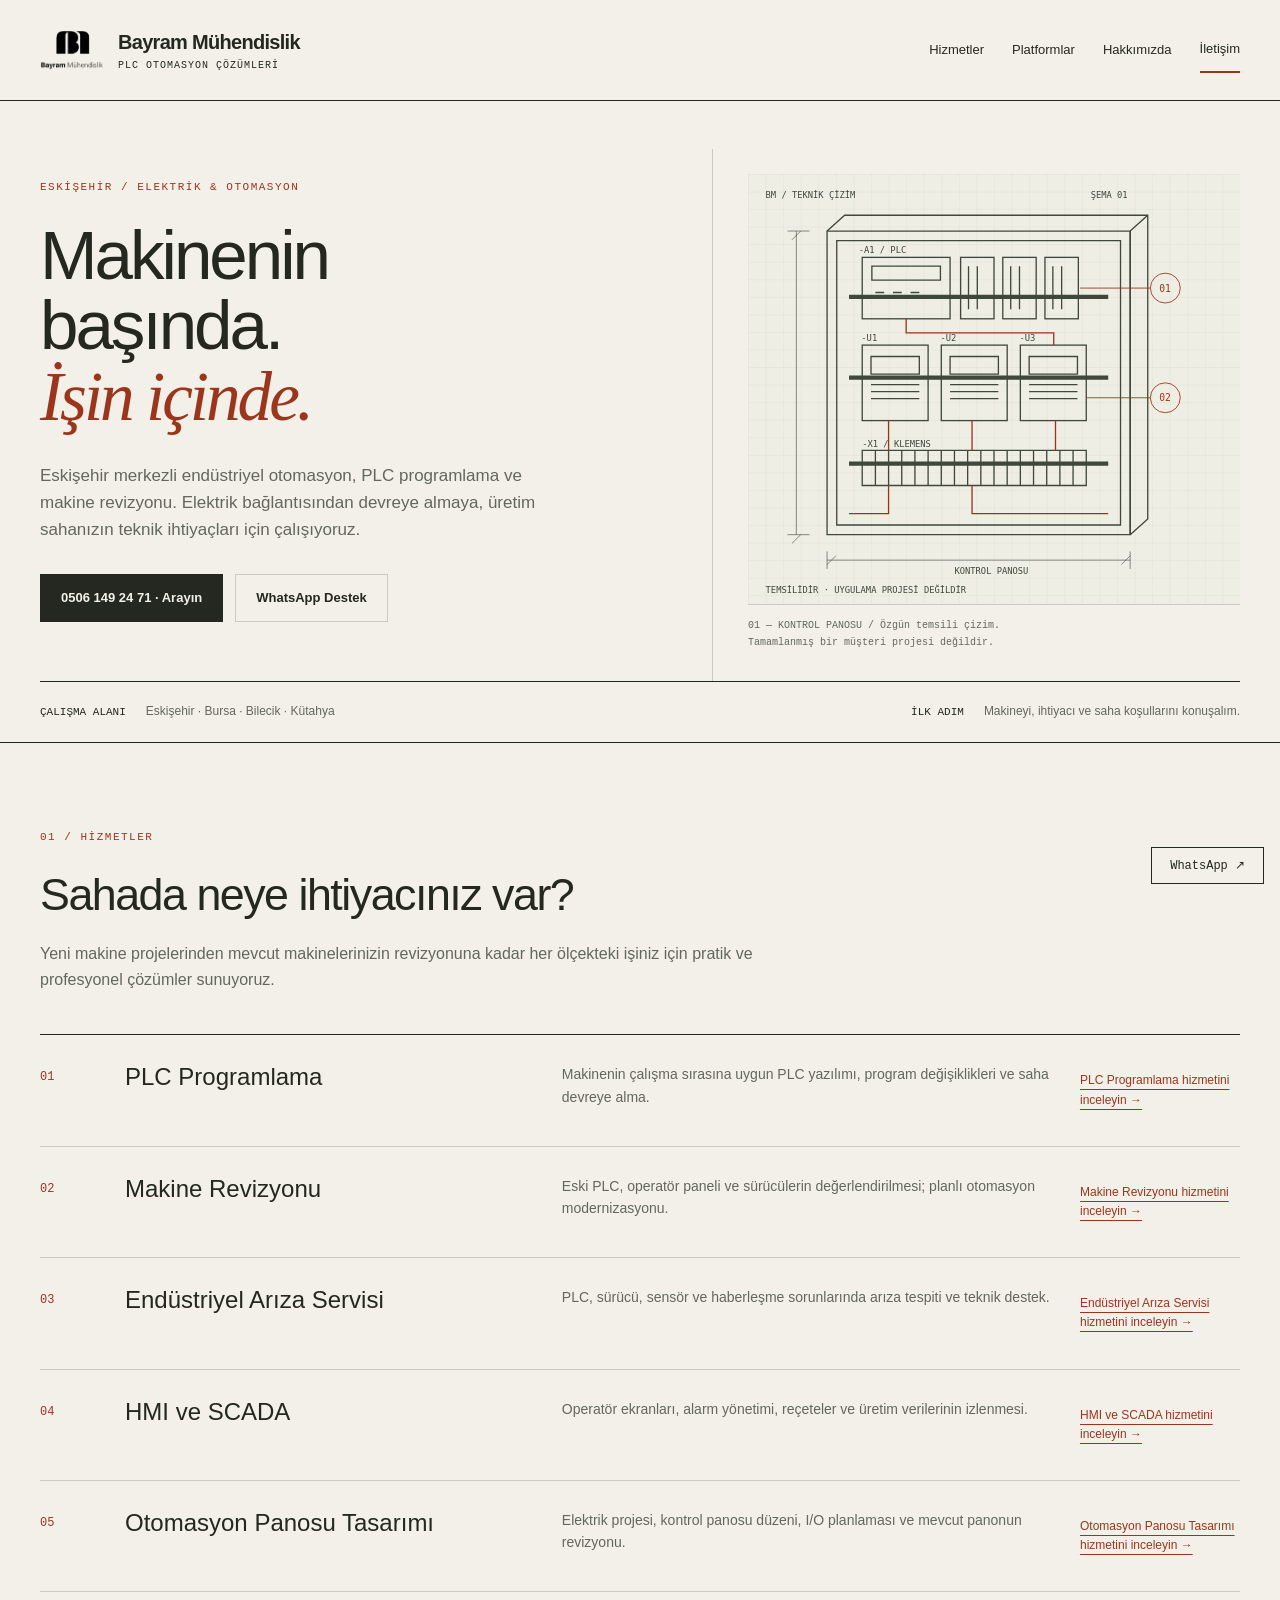
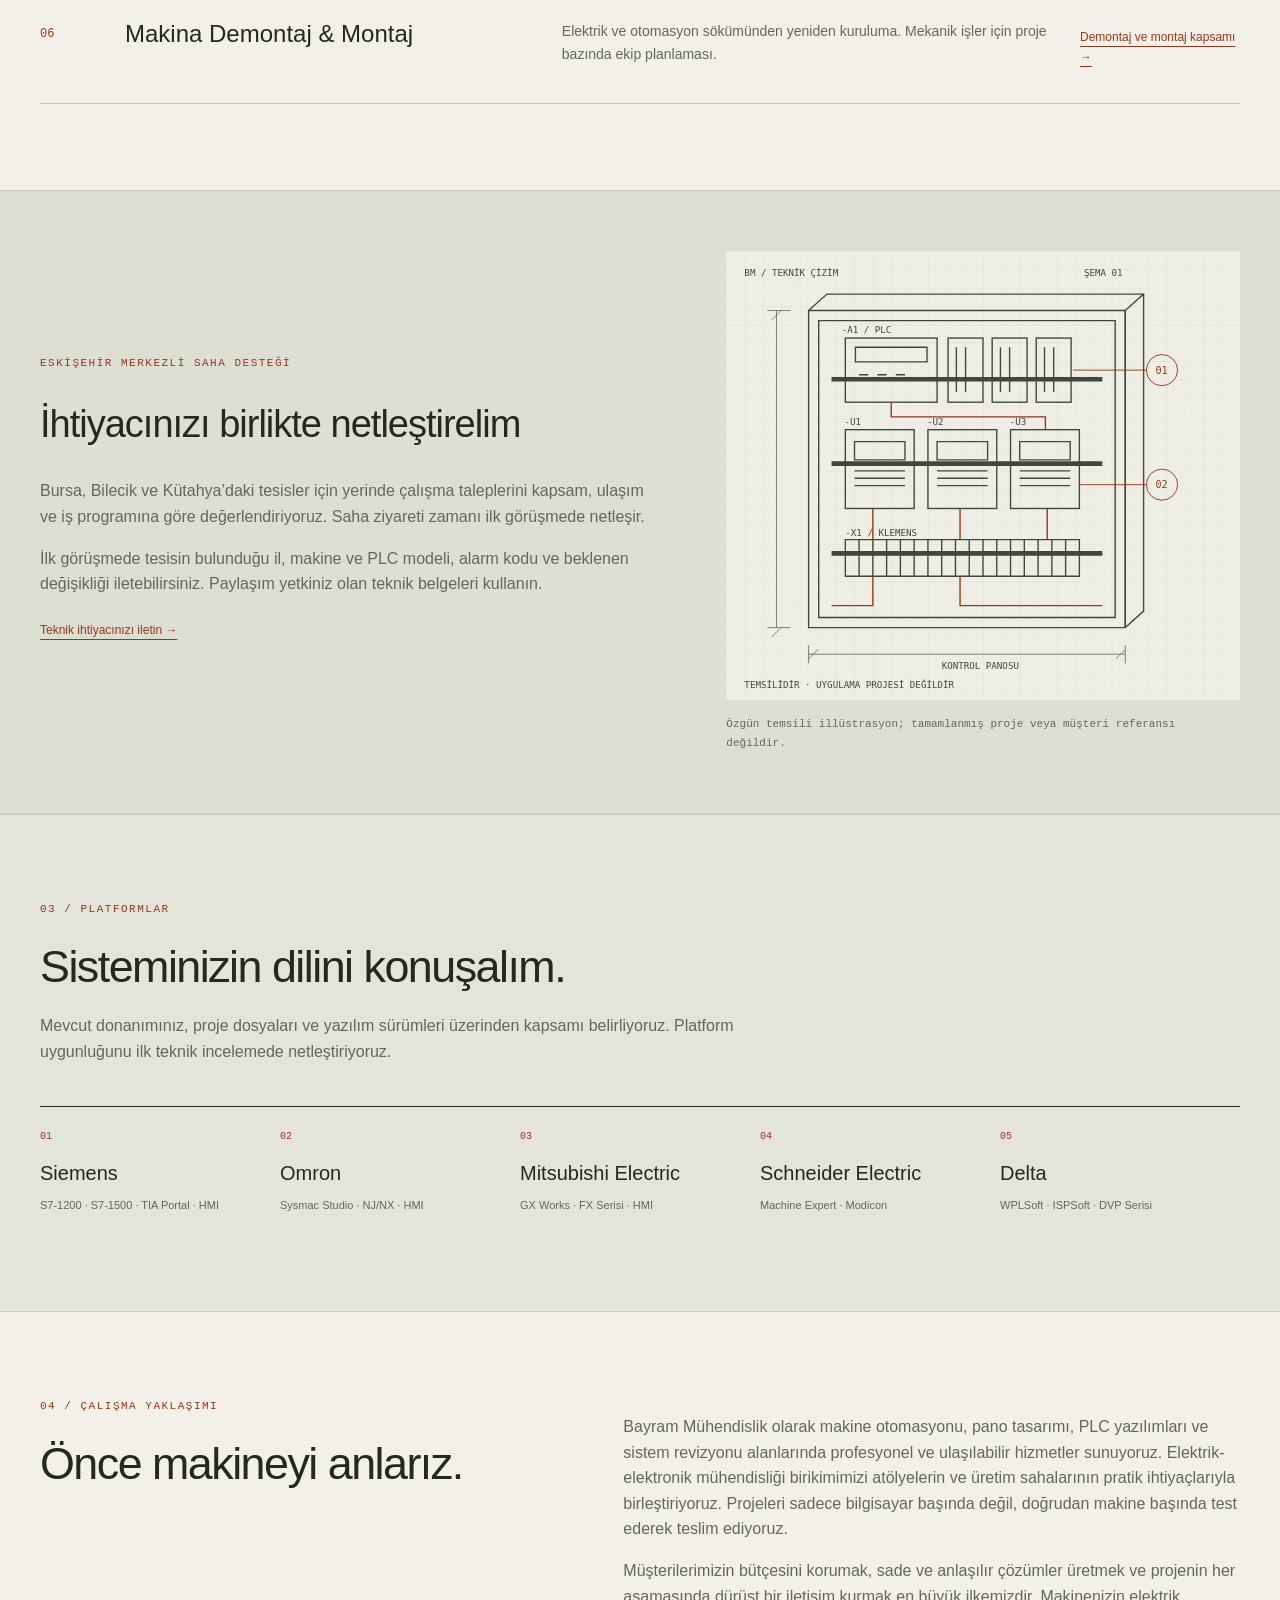
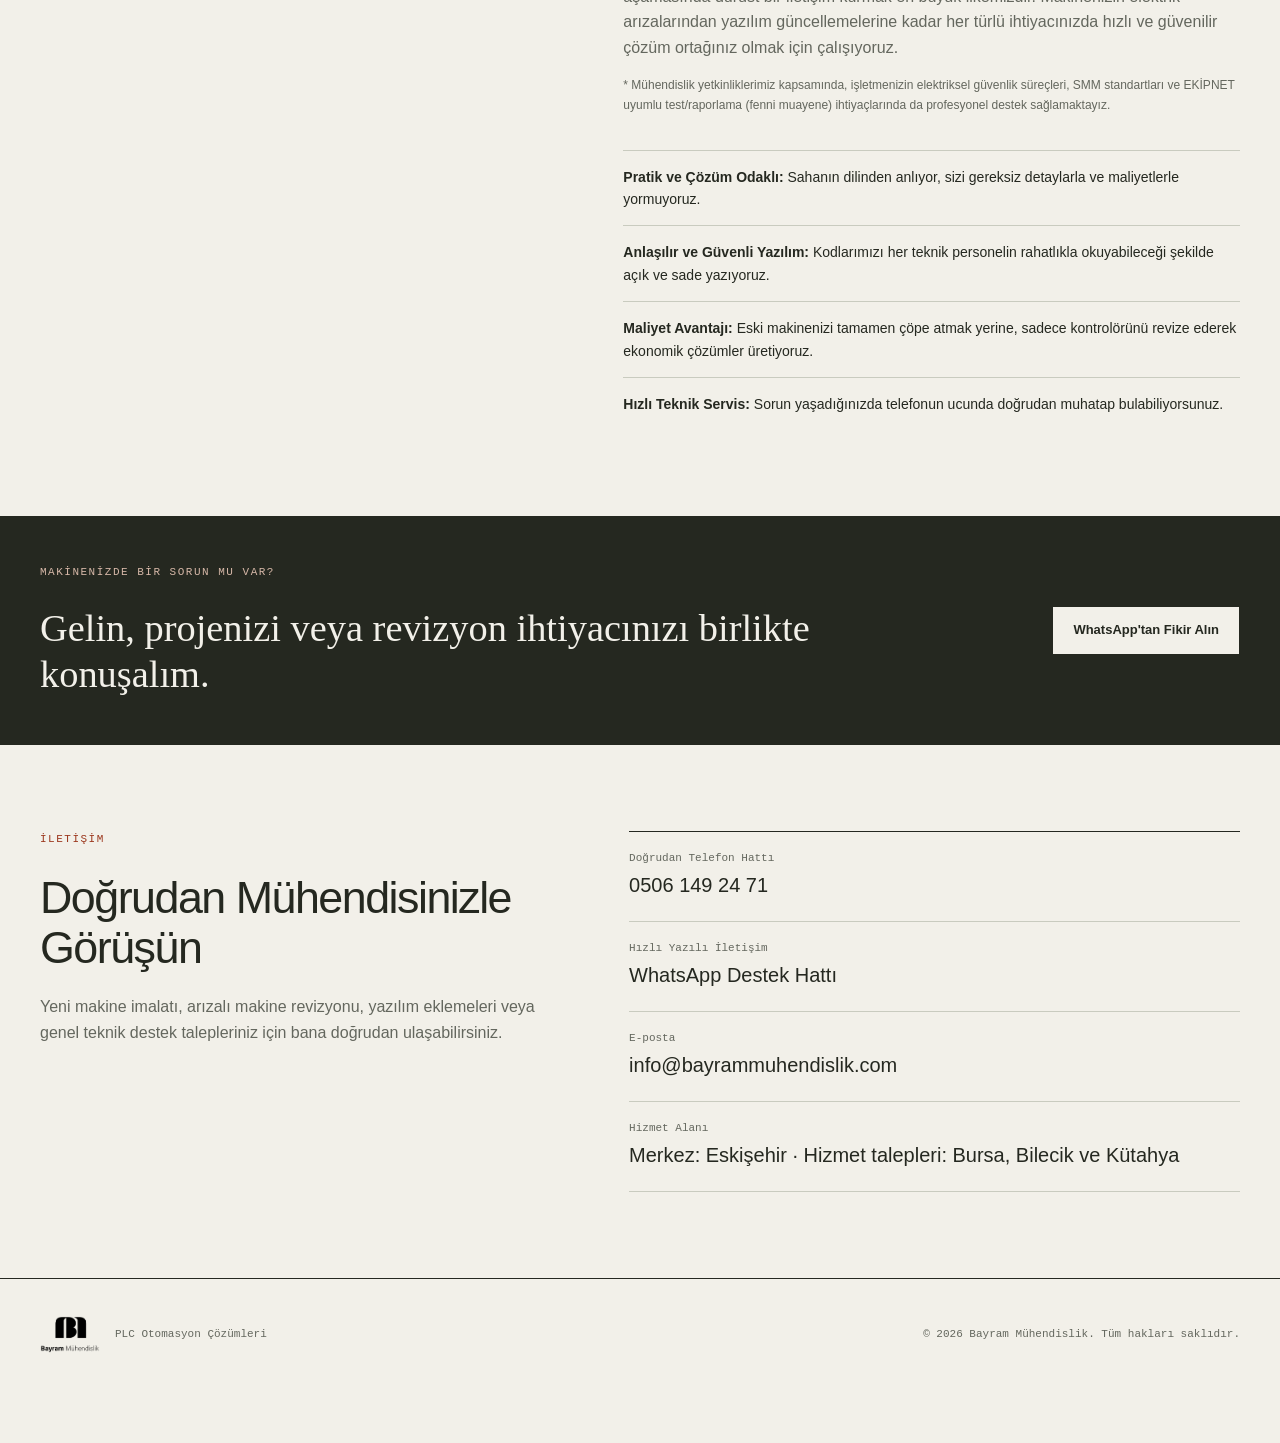
<file: index.html>
<!doctype html>
<html lang="tr">
<head>
  <meta charset="utf-8">
  <meta name="viewport" content="width=device-width, initial-scale=1">

  <!-- Arama Motoru Başlığı (Title) -->
  <title>Eskişehir Endüstriyel Otomasyon ve PLC | Bayram Mühendislik</title>

  <!-- Meta Açıklaması -->
  <meta name="description" content="Eskişehir merkezli PLC programlama, makine revizyonu, arıza servisi, HMI/SCADA ve pano tasarımı. Bursa, Bilecik ve Kütahya için saha hizmeti talepleri.">

  <!-- Canonical Etiketi -->
  <link rel="canonical" href="https://bayrammuhendislik.com/" />

  <!-- Tarayıcı & Mobil Arayüz Rengi -->
  <meta name="theme-color" content="#f2f0e9">

  <!-- Open Graph (Facebook / LinkedIn) -->
  <meta property="og:type" content="website">
  <meta property="og:url" content="https://bayrammuhendislik.com/">
  <meta property="og:title" content="Endüstriyel Otomasyon & PLC Programlama | Bayram Mühendislik">
  <meta property="og:description" content="Saha tecrübesine dayalı, makul maliyetli ve güvenilir PLC, HMI otomasyon çözümleri.">
  <meta property="og:image" content="https://bayrammuhendislik.com/assets/logo.png">
  <meta property="og:site_name" content="Bayram Mühendislik">
  <meta property="og:locale" content="tr_TR">

  <!-- Twitter Card -->
  <meta name="twitter:card" content="summary_large_image">
  <meta name="twitter:title" content="Endüstriyel Otomasyon & PLC Programlama">
  <meta name="twitter:description" content="Saha tecrübesine dayalı, makul maliyetli ve güvenilir PLC, HMI otomasyon çözümleri.">
  <meta name="twitter:image" content="https://bayrammuhendislik.com/assets/logo.png">

  <!-- Favicon Bağlantıları -->
  <link rel="icon" href="assets/logo.png" type="image/png">
  <link rel="apple-touch-icon" href="assets/logo.png">

  <!-- Stil Dosyası -->
  <link rel="stylesheet" href="style.css?v=20261102-2"><link rel="stylesheet" href="services.css?v=20261102-2">

  <!-- Google Tag Manager (gtag.js) -->
  <script src="/analytics.js" defer></script>

  <!-- Schema.org Yapılandırılmış Veri -->
  <script type="application/ld+json">{"@context":"https://schema.org","@graph":[{"@type":"ProfessionalService","@id":"https://bayrammuhendislik.com/#organization","name":"Bayram Mühendislik","alternateName":"Bayram Mühendislik PLC Otomasyon Çözümleri","image":"https://bayrammuhendislik.com/assets/logo.png","url":"https://bayrammuhendislik.com/","telephone":"+905061492471","address":{"@type":"PostalAddress","addressLocality":"Eskişehir","addressRegion":"Eskişehir","addressCountry":"TR"},"contactPoint":{"@type":"ContactPoint","telephone":"+905061492471","contactType":"technical support","availableLanguage":"Turkish"},"sameAs":["https://wa.me/905061492471"],"areaServed":[{"@type":"AdministrativeArea","name":"Eskişehir"},{"@type":"AdministrativeArea","name":"Bursa"},{"@type":"AdministrativeArea","name":"Bilecik"},{"@type":"AdministrativeArea","name":"Kütahya"}]},{"@type":"Service","serviceType":"Endüstriyel Otomasyon ve PLC Programlama","provider":{"@id":"https://bayrammuhendislik.com/#organization"},"areaServed":[{"@type":"AdministrativeArea","name":"Eskişehir"},{"@type":"AdministrativeArea","name":"Bursa"},{"@type":"AdministrativeArea","name":"Bilecik"},{"@type":"AdministrativeArea","name":"Kütahya"}],"description":"Makine otomasyonu, PLC yazılım geliştirme, HMI ekran tasarımları, eski pano revizyonu ve yerinde devreye alma hizmetleri."}]}</script>
</head>
<body><a class="skip-link" href="#main-content">İçeriğe geç</a>
  <header class="site-header">
    <div class="container nav-wrap">
      <a href="#anasayfa" class="brand" aria-label="Bayram Mühendislik ana sayfa">
        <img src="assets/logo.png" alt="Bayram Mühendislik logosu" width="50" height="50">
        <div class="brand-text">
          <strong>Bayram Mühendislik</strong>
          <span>PLC Otomasyon Çözümleri</span>
        </div>
      </a>
      <button class="menu-toggle" aria-controls="main-nav" aria-label="Menüyü aç" aria-expanded="false">☰</button>
      <nav id="main-nav" class="nav" aria-label="Ana menü">
        <a href="#hizmetler">Hizmetler</a>
        <a href="#platformlar">Platformlar</a>
        <a href="#hakkimizda">Hakkımızda</a>
        <a href="#iletisim" class="nav-cta">İletişim</a>
      </nav>
    </div>
  </header>

  <main id="main-content">
    <section id="anasayfa" class="hero">

      <div class="container hero-content"><div class="hero-copy">
        <span class="eyebrow">ESKİŞEHİR / ELEKTRİK & OTOMASYON</span>
        <h1>Makinenin<br>başında.<br><span>İşin içinde.</span></h1>
        <p>Eskişehir merkezli endüstriyel otomasyon, PLC programlama ve makine revizyonu. Elektrik bağlantısından devreye almaya, üretim sahanızın teknik ihtiyaçları için çalışıyoruz.</p>
        <div class="hero-actions">
          <a class="btn primary" href="tel:+905061492471">0506 149 24 71 · Arayın</a>
          <a class="btn secondary" href="https://wa.me/905061492471?text=Merhaba%20Bayram%20Mühendislik%2C%20makine%20otomasyonu%20ve%20PLC%20hizmetleriniz%20hakkında%20bilgi%20almak%20istiyorum." target="_blank" rel="noopener">WhatsApp Destek</a>
        </div>
        </div><figure class="hero-drawing"><img src="/assets/control-cabinet.svg" width="560" height="490" alt="PLC, sürücüler ve klemens düzenini gösteren temsili kontrol panosu çizimi"><figcaption>01 — KONTROL PANOSU / Özgün temsili çizim.<br>Tamamlanmış bir müşteri projesi değildir.</figcaption></figure><div class="hero-meta">
          <div><strong>ÇALIŞMA ALANI</strong><span>Eskişehir · Bursa · Bilecik · Kütahya</span></div>
          <div><strong>İLK ADIM</strong><span>Makineyi, ihtiyacı ve saha koşullarını konuşalım.</span></div>
        </div>
      </div>
      <div class="signal signal-a"></div>
      <div class="signal signal-b"></div>
    </section>

    <section id="hizmetler" class="section">
      <div class="container">
        <div class="section-head reveal">
          <span class="eyebrow">01 / HİZMETLER</span>
          <h2>Sahada neye ihtiyacınız var?</h2>
          <p>Yeni makine projelerinden mevcut makinelerinizin revizyonuna kadar her ölçekteki işiniz için pratik ve profesyonel çözümler sunuyoruz.</p>
        </div>
        <div class="cards"><article class="card"><span class="card-no">01</span><h3>PLC Programlama</h3><p>Makinenin çalışma sırasına uygun PLC yazılımı, program değişiklikleri ve saha devreye alma.</p><a class="service-link" href="/plc-programlama/">PLC Programlama hizmetini inceleyin →</a></article>
<article class="card"><span class="card-no">02</span><h3>Makine Revizyonu</h3><p>Eski PLC, operatör paneli ve sürücülerin değerlendirilmesi; planlı otomasyon modernizasyonu.</p><a class="service-link" href="/makine-revizyonu/">Makine Revizyonu hizmetini inceleyin →</a></article>
<article class="card"><span class="card-no">03</span><h3>Endüstriyel Arıza Servisi</h3><p>PLC, sürücü, sensör ve haberleşme sorunlarında arıza tespiti ve teknik destek.</p><a class="service-link" href="/endustriyel-ariza-servisi/">Endüstriyel Arıza Servisi hizmetini inceleyin →</a></article>
<article class="card"><span class="card-no">04</span><h3>HMI ve SCADA</h3><p>Operatör ekranları, alarm yönetimi, reçeteler ve üretim verilerinin izlenmesi.</p><a class="service-link" href="/hmi-scada/">HMI ve SCADA hizmetini inceleyin →</a></article>
<article class="card"><span class="card-no">05</span><h3>Otomasyon Panosu Tasarımı</h3><p>Elektrik projesi, kontrol panosu düzeni, I/O planlaması ve mevcut panonun revizyonu.</p><a class="service-link" href="/pano-tasarimi/">Otomasyon Panosu Tasarımı hizmetini inceleyin →</a></article><article class="card"><span class="card-no">06</span><h3>Makina Demontaj & Montaj</h3><p>Elektrik ve otomasyon sökümünden yeniden kuruluma. Mekanik işler için proje bazında ekip planlaması.</p><a class="service-link" href="/makina-demontaj-montaj/">Demontaj ve montaj kapsamı →</a></article></div></div></section>

    <section class="service-showcase"><div class="container"><div><span class="eyebrow">ESKİŞEHİR MERKEZLİ SAHA DESTEĞİ</span><h2>İhtiyacınızı birlikte netleştirelim</h2><p>Bursa, Bilecik ve Kütahya’daki tesisler için yerinde çalışma taleplerini kapsam, ulaşım ve iş programına göre değerlendiriyoruz. Saha ziyareti zamanı ilk görüşmede netleşir.</p><p>İlk görüşmede tesisin bulunduğu il, makine ve PLC modeli, alarm kodu ve beklenen değişikliği iletebilirsiniz. Paylaşım yetkiniz olan teknik belgeleri kullanın.</p><a class="service-link" href="#iletisim">Teknik ihtiyacınızı iletin →</a></div><figure><img src="/assets/control-cabinet.svg" width="560" height="490" loading="lazy" alt="PLC, sürücüler ve klemens düzenini gösteren temsili kontrol panosu çizimi"><figcaption>Özgün temsili illüstrasyon; tamamlanmış proje veya müşteri referansı değildir.</figcaption></figure></div></section><section id="platformlar" class="section section-dark">
      <div class="container">
        <div class="section-head reveal">
          <span class="eyebrow">03 / PLATFORMLAR</span>
          <h2>Sisteminizin dilini konuşalım.</h2>
          <p>Mevcut donanımınız, proje dosyaları ve yazılım sürümleri üzerinden kapsamı belirliyoruz. Platform uygunluğunu ilk teknik incelemede netleştiriyoruz.</p>
        </div>
        <div class="platforms reveal">
          <div class="platform"><span>01</span><strong>Siemens</strong><small>S7-1200 · S7-1500 · TIA Portal · HMI</small></div>
          <div class="platform"><span>02</span><strong>Omron</strong><small>Sysmac Studio · NJ/NX · HMI</small></div>
          <div class="platform"><span>03</span><strong>Mitsubishi Electric</strong><small>GX Works · FX Serisi · HMI</small></div>
          <div class="platform"><span>04</span><strong>Schneider Electric</strong><small>Machine Expert · Modicon</small></div>
          <div class="platform"><span>05</span><strong>Delta</strong><small>WPLSoft · ISPSoft · DVP Serisi</small></div>
        </div>
      </div>
    </section>

    <section id="hakkimizda" class="section">
      <div class="container about-grid">
        <div class="section-head reveal">
          <span class="eyebrow">04 / ÇALIŞMA YAKLAŞIMI</span>
          <h2>Önce makineyi anlarız.</h2>
        </div>
        <div class="about-copy reveal">
          <p>
            Bayram Mühendislik olarak makine otomasyonu, pano tasarımı, PLC yazılımları ve sistem revizyonu alanlarında profesyonel ve ulaşılabilir hizmetler sunuyoruz. Elektrik-elektronik mühendisliği birikimimizi atölyelerin ve üretim sahalarının pratik ihtiyaçlarıyla birleştiriyoruz. Projeleri sadece bilgisayar başında değil, doğrudan makine başında test ederek teslim ediyoruz.
          </p>
          <p>
            Müşterilerimizin bütçesini korumak, sade ve anlaşılır çözümler üretmek ve projenin her aşamasında dürüst bir iletişim kurmak en büyük ilkemizdir. Makinenizin elektrik arızalarından yazılım güncellemelerine kadar her türlü ihtiyacınızda hızlı ve güvenilir çözüm ortağınız olmak için çalışıyoruz.
          </p>
          <p class="subtext-note">
            * Mühendislik yetkinliklerimiz kapsamında, işletmenizin elektriksel güvenlik süreçleri, SMM standartları ve EKİPNET uyumlu test/raporlama (fenni muayene) ihtiyaçlarında da profesyonel destek sağlamaktayız.
          </p>
          <ul class="checks">
            <li><strong>Pratik ve Çözüm Odaklı:</strong> Sahanın dilinden anlıyor, sizi gereksiz detaylarla ve maliyetlerle yormuyoruz.</li>
            <li><strong>Anlaşılır ve Güvenli Yazılım:</strong> Kodlarımızı her teknik personelin rahatlıkla okuyabileceği şekilde açık ve sade yazıyoruz.</li>
            <li><strong>Maliyet Avantajı:</strong> Eski makinenizi tamamen çöpe atmak yerine, sadece kontrolörünü revize ederek ekonomik çözümler üretiyoruz.</li>
            <li><strong>Hızlı Teknik Servis:</strong> Sorun yaşadığınızda telefonun ucunda doğrudan muhatap bulabiliyorsunuz.</li>
          </ul>
        </div>
      </div>
    </section>

    <section class="cta-band">
      <div class="container cta-wrap reveal">
        <div>
          <span class="eyebrow">MAKİNENİZDE BİR SORUN MU VAR?</span>
          <h2>Gelin, projenizi veya revizyon ihtiyacınızı birlikte konuşalım.</h2>
        </div>
        <a class="btn light" href="https://wa.me/905061492471" target="_blank" rel="noopener">WhatsApp'tan Fikir Alın</a>
      </div>
    </section>

    <section id="iletisim" class="section contact">
      <div class="container contact-grid">
        <div class="section-head reveal">
          <span class="eyebrow">İLETİŞİM</span>
          <h2>Doğrudan Mühendisinizle Görüşün</h2>
          <p>Yeni makine imalatı, arızalı makine revizyonu, yazılım eklemeleri veya genel teknik destek talepleriniz için bana doğrudan ulaşabilirsiniz.</p>
        </div>
        <div class="contact-list reveal">
          <a href="tel:+905061492471" aria-label="Telefon ile Bayram Mühendislik'i arayın">
            <span>Doğrudan Telefon Hattı</span>
            <strong>0506 149 24 71</strong>
          </a>
          <a href="https://wa.me/905061492471?text=Merhaba%20Bayram%20Mühendislik%2C%20makine%20otomasyonu%20ve%20PLC%20hizmetleriniz%20hakkında%20görüşmek%20istiyorum." target="_blank" rel="noopener" aria-label="WhatsApp üzerinden mesaj gönderin">
            <span>Hızlı Yazılı İletişim</span>
            <strong>WhatsApp Destek Hattı</strong>
          </a>
          <a href="mailto:info@bayrammuhendislik.com" aria-label="E-posta gönderin">
            <span>E-posta</span>
            <strong>info@bayrammuhendislik.com</strong>
          </a>
          <div>
            <span>Hizmet Alanı</span>
            <strong>Merkez: Eskişehir · Hizmet talepleri: Bursa, Bilecik ve Kütahya</strong>
          </div>
        </div>
      </div>
    </section>
  </main>

  <a class="floating-wa" href="https://wa.me/905061492471" target="_blank" rel="noopener" aria-label="WhatsApp ile iletişim">WhatsApp ↗</a>

  <footer>
    <div class="container footer-wrap">
      <div class="footer-brand">
        <img src="assets/logo.png" alt="Bayram Mühendislik" width="50" height="50">
        <span>PLC Otomasyon Çözümleri</span>
      </div>
      <p>© <span id="year">2026</span> Bayram Mühendislik. Tüm hakları saklıdır.</p>
    </div>
  </footer>

  <script src="script.js?v=20261102-2"></script>
</body>
</html>
</file>
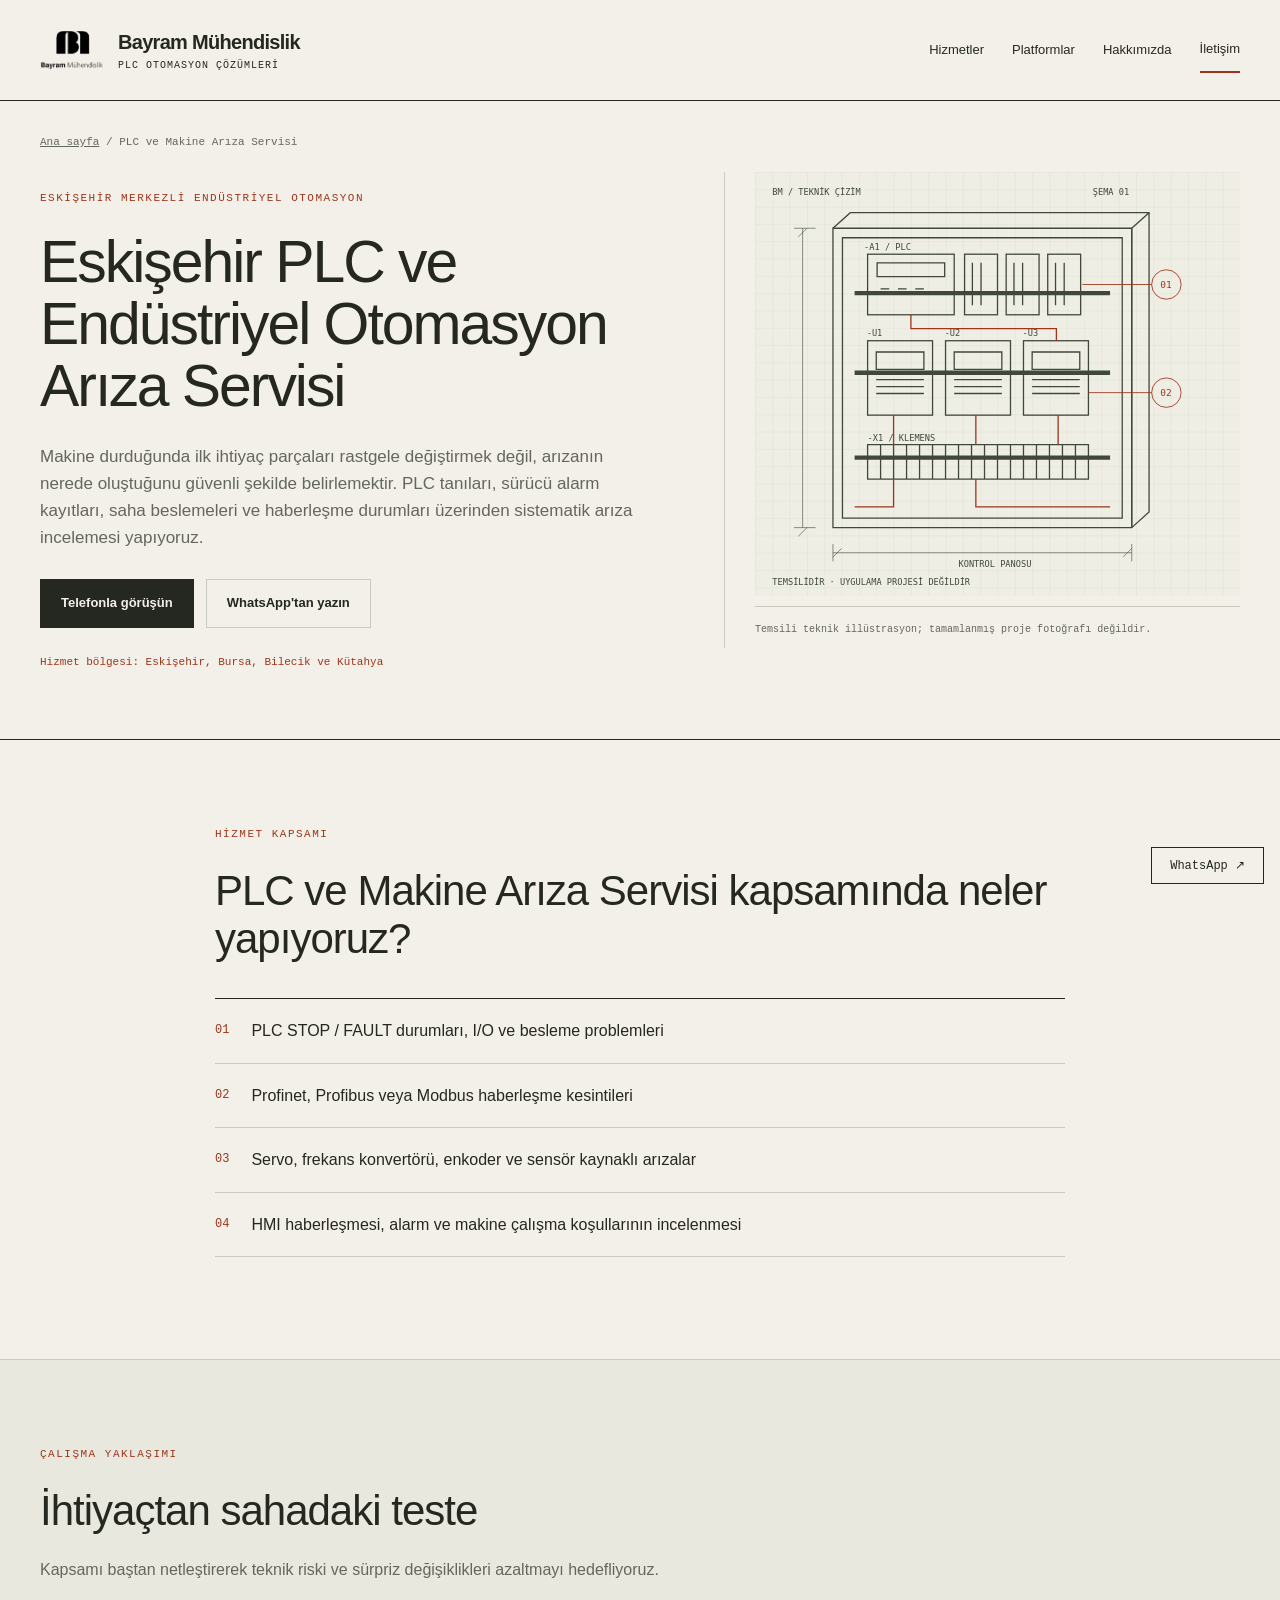
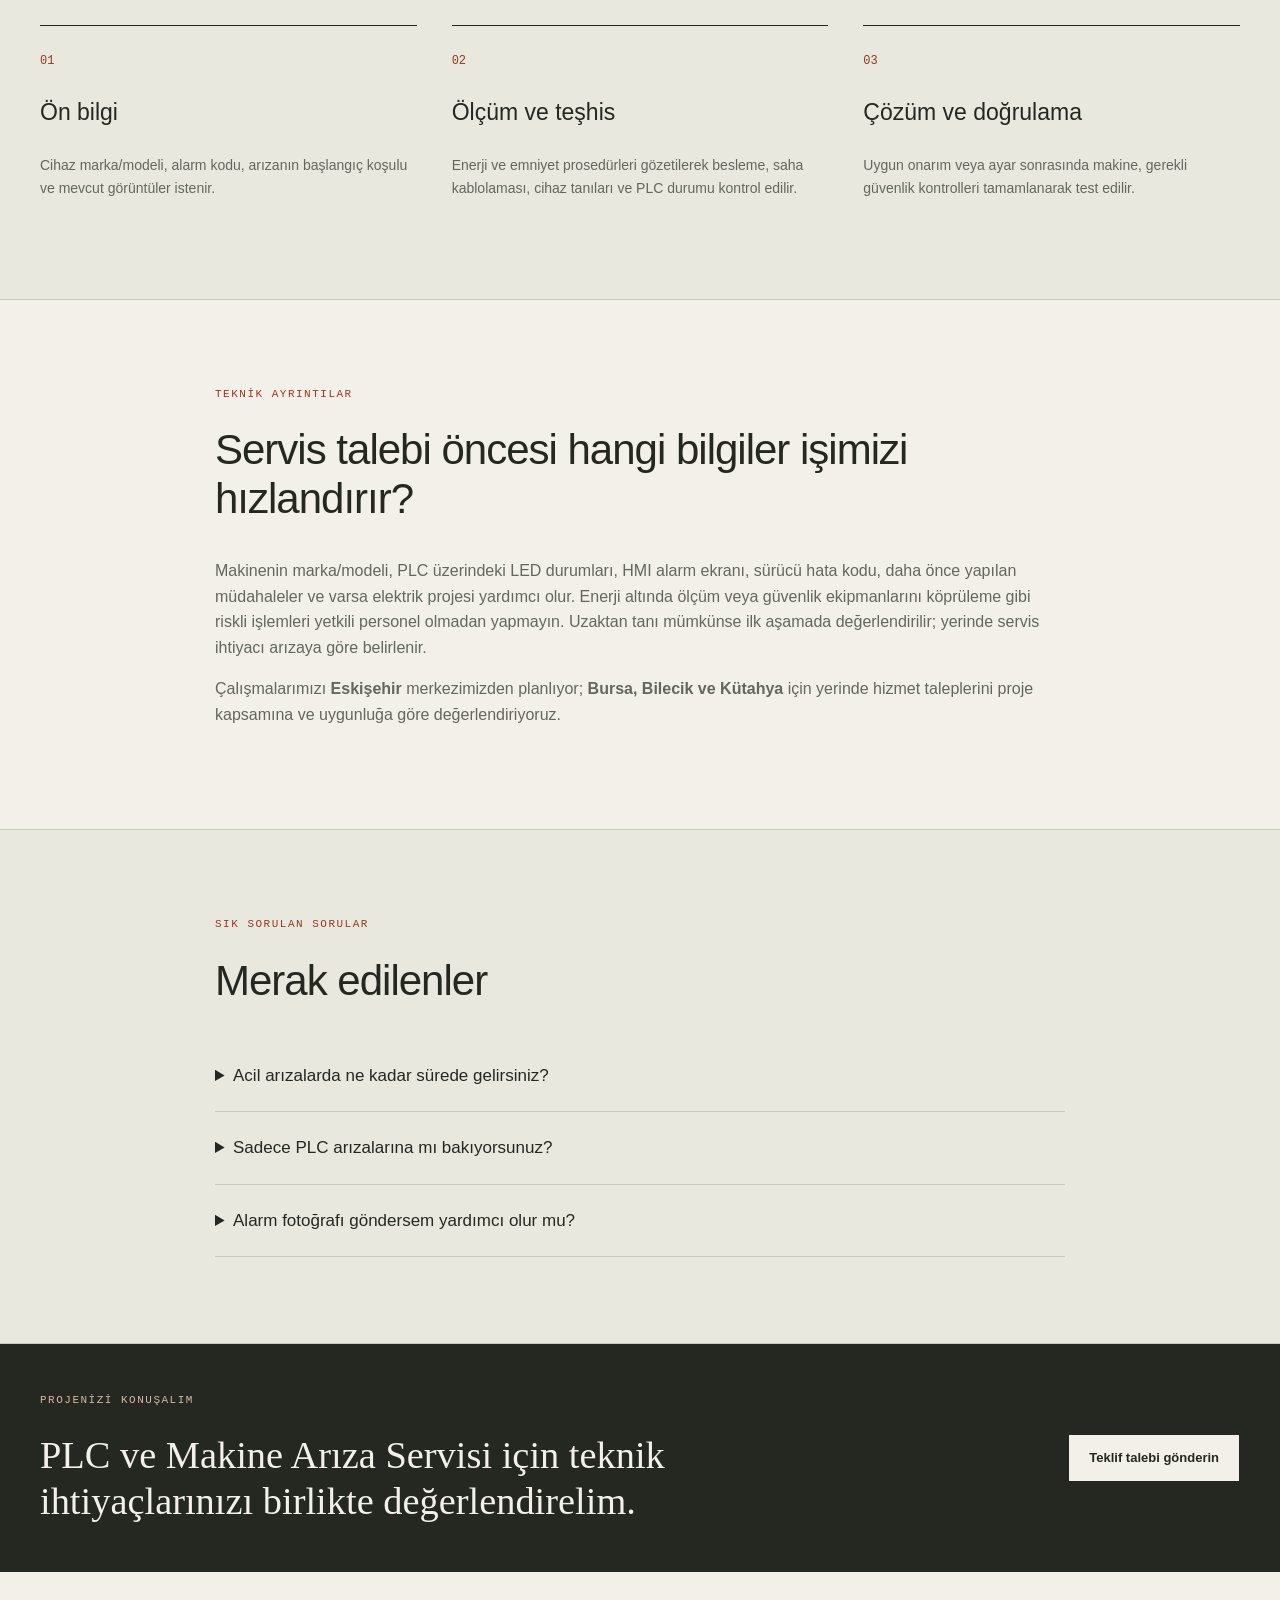
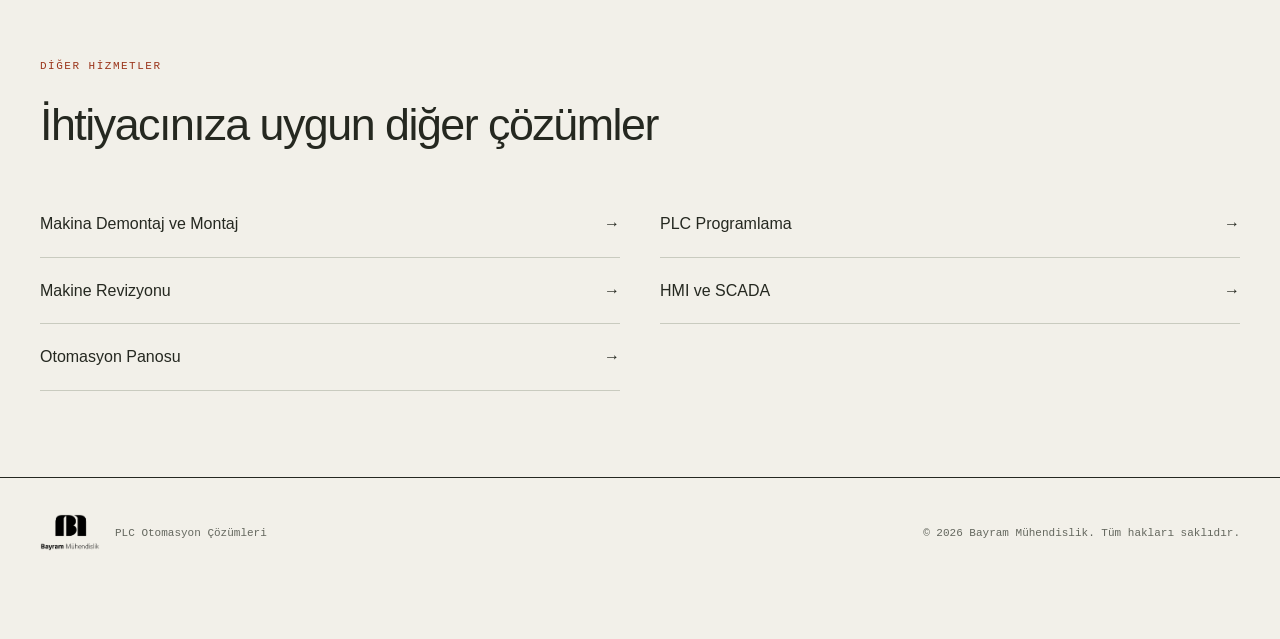
<file: endustriyel-ariza-servisi/index.html>
<!doctype html>
<html lang="tr"><head>
<meta charset="utf-8"><meta name="viewport" content="width=device-width, initial-scale=1">
<title>Eskişehir PLC ve Endüstriyel Otomasyon Arıza Servisi | Bayram Mühendislik</title>
<meta name="description" content="PLC, HMI, servo sürücü, inverter ve makine elektrik otomasyon arızalarında teşhis ve saha desteği. Eskişehir, Bursa, Bilecik, Kütahya.">
<link rel="canonical" href="https://bayrammuhendislik.com/endustriyel-ariza-servisi/">
<meta name="theme-color" content="#f2f0e9">
<meta property="og:type" content="website"><meta property="og:title" content="Eskişehir PLC ve Endüstriyel Otomasyon Arıza Servisi">
<meta property="og:description" content="PLC, HMI, servo sürücü, inverter ve makine elektrik otomasyon arızalarında teşhis ve saha desteği. Eskişehir, Bursa, Bilecik, Kütahya."><meta property="og:url" content="https://bayrammuhendislik.com/endustriyel-ariza-servisi/">
<meta property="og:image" content="https://bayrammuhendislik.com/assets/logo.png">
<link rel="icon" href="../assets/logo.png" type="image/png">
<link rel="stylesheet" href="../style.css?v=20261102-2"><link rel="stylesheet" href="../services.css?v=20261102-2">
<script src="/analytics.js" defer></script>
<script type="application/ld+json">{"@context":"https://schema.org","@graph":[{"@type":"Service","name":"PLC ve Makine Arıza Servisi","description":"PLC, HMI, servo sürücü, inverter ve makine elektrik otomasyon arızalarında teşhis ve saha desteği. Eskişehir, Bursa, Bilecik, Kütahya.","serviceType":"PLC ve Makine Arıza Servisi","provider":{"@type":"Organization","name":"Bayram Mühendislik","url":"https://bayrammuhendislik.com/","telephone":"+905061492471","@id":"https://bayrammuhendislik.com/#organization"},"areaServed":[{"@type":"AdministrativeArea","name":"Eskişehir"},{"@type":"AdministrativeArea","name":"Bursa"},{"@type":"AdministrativeArea","name":"Bilecik"},{"@type":"AdministrativeArea","name":"Kütahya"}],"url":"https://bayrammuhendislik.com/endustriyel-ariza-servisi/","@id":"https://bayrammuhendislik.com/endustriyel-ariza-servisi/#service"},{"@type":"BreadcrumbList","itemListElement":[{"@type":"ListItem","position":1,"name":"Ana sayfa","item":"https://bayrammuhendislik.com/"},{"@type":"ListItem","position":2,"name":"Endüstriyel Arıza Servisi","item":"https://bayrammuhendislik.com/endustriyel-ariza-servisi/"}]}]}</script>
</head>
<body><a class="skip-link" href="#main-content">İçeriğe geç</a>
<header class="site-header"><div class="container nav-wrap">
<a href="../" class="brand" aria-label="Bayram Mühendislik ana sayfa"><img src="../assets/logo.png" alt="Bayram Mühendislik logosu" width="50" height="50"><div class="brand-text"><strong>Bayram Mühendislik</strong><span>PLC Otomasyon Çözümleri</span></div></a>
<button class="menu-toggle" aria-controls="main-nav" aria-label="Menüyü aç" aria-expanded="false">☰</button>
<nav id="main-nav" class="nav" aria-label="Ana menü"><a href="../#hizmetler">Hizmetler</a><a href="../#platformlar">Platformlar</a><a href="../#hakkimizda">Hakkımızda</a><a href="../#iletisim" class="nav-cta">İletişim</a></nav>
</div></header>
<main id="main-content">
<section class="service-hero"><div class="container service-hero-grid">
<div><p class="service-breadcrumb"><a href="../">Ana sayfa</a> / <span>PLC ve Makine Arıza Servisi</span></p><span class="eyebrow">ESKİŞEHİR MERKEZLİ ENDÜSTRİYEL OTOMASYON</span>
<h1>Eskişehir PLC ve Endüstriyel Otomasyon Arıza Servisi</h1><p class="service-lead">Makine durduğunda ilk ihtiyaç parçaları rastgele değiştirmek değil, arızanın nerede oluştuğunu güvenli şekilde belirlemektir. PLC tanıları, sürücü alarm kayıtları, saha beslemeleri ve haberleşme durumları üzerinden sistematik arıza incelemesi yapıyoruz.</p>
<div class="hero-actions"><a class="btn primary" href="tel:+905061492471">Telefonla görüşün</a><a class="btn secondary" href="https://wa.me/905061492471?text=Merhaba%2C%20PLC%20ve%20Makine%20Ar%C4%B1za%20Servisi%20hizmetiniz%20i%C3%A7in%20bilgi%20almak%20istiyorum." target="_blank" rel="noopener">WhatsApp'tan yazın</a></div>
<p class="service-region">Hizmet bölgesi: Eskişehir, Bursa, Bilecik ve Kütahya</p></div>
<div class="service-art"><img src="../assets/control-cabinet.svg" alt="PLC, sürücüler ve klemens düzenini gösteren temsili kontrol panosu çizimi" width="560" height="490"><p>Temsili teknik illüstrasyon; tamamlanmış proje fotoğrafı değildir.</p></div>
</div></section>
<section class="section service-body"><div class="container narrow">
<span class="eyebrow">HİZMET KAPSAMI</span><h2>PLC ve Makine Arıza Servisi kapsamında neler yapıyoruz?</h2>
<ul class="service-checks"><li>PLC STOP / FAULT durumları, I/O ve besleme problemleri</li><li>Profinet, Profibus veya Modbus haberleşme kesintileri</li><li>Servo, frekans konvertörü, enkoder ve sensör kaynaklı arızalar</li><li>HMI haberleşmesi, alarm ve makine çalışma koşullarının incelenmesi</li></ul>
</div></section>
<section class="section service-light"><div class="container"><div class="section-head"><span class="eyebrow">ÇALIŞMA YAKLAŞIMI</span><h2>İhtiyaçtan sahadaki teste</h2><p>Kapsamı baştan netleştirerek teknik riski ve sürpriz değişiklikleri azaltmayı hedefliyoruz.</p></div>
<div class="service-steps"><article><span>01</span><h3>Ön bilgi</h3><p>Cihaz marka/modeli, alarm kodu, arızanın başlangıç koşulu ve mevcut görüntüler istenir.</p></article><article><span>02</span><h3>Ölçüm ve teşhis</h3><p>Enerji ve emniyet prosedürleri gözetilerek besleme, saha kablolaması, cihaz tanıları ve PLC durumu kontrol edilir.</p></article><article><span>03</span><h3>Çözüm ve doğrulama</h3><p>Uygun onarım veya ayar sonrasında makine, gerekli güvenlik kontrolleri tamamlanarak test edilir.</p></article></div></div></section>
<section class="section service-body"><div class="container narrow"><span class="eyebrow">TEKNİK AYRINTILAR</span><h2>Servis talebi öncesi hangi bilgiler işimizi hızlandırır?</h2><p>Makinenin marka/modeli, PLC üzerindeki LED durumları, HMI alarm ekranı, sürücü hata kodu, daha önce yapılan müdahaleler ve varsa elektrik projesi yardımcı olur. Enerji altında ölçüm veya güvenlik ekipmanlarını köprüleme gibi riskli işlemleri yetkili personel olmadan yapmayın. Uzaktan tanı mümkünse ilk aşamada değerlendirilir; yerinde servis ihtiyacı arızaya göre belirlenir.</p><p>Çalışmalarımızı <strong>Eskişehir</strong> merkezimizden planlıyor; <strong>Bursa, Bilecik ve Kütahya</strong> için yerinde hizmet taleplerini proje kapsamına ve uygunluğa göre değerlendiriyoruz.</p></div></section>
<section class="section service-light"><div class="container narrow"><span class="eyebrow">SIK SORULAN SORULAR</span><h2>Merak edilenler</h2>
<div class="service-faq"><details><summary>Acil arızalarda ne kadar sürede gelirsiniz?</summary><p>Ulaşım ve iş programına göre en erken uygun saha müdahale zamanı telefon görüşmesinde netleştirilir; garantili süre vaat etmiyoruz.</p></details><details><summary>Sadece PLC arızalarına mı bakıyorsunuz?</summary><p>PLC'nin yanı sıra sürücü, haberleşme, sensör, HMI ve elektrik otomasyon sistemleri birlikte değerlendirilir.</p></details><details><summary>Alarm fotoğrafı göndersem yardımcı olur mu?</summary><p>Evet. Cihaz modeliyle birlikte net alarm ve durum LED görüntüleri ilk değerlendirmeyi kolaylaştırır.</p></details></div></div></section>
<section class="cta-band"><div class="container cta-wrap"><div><span class="eyebrow">PROJENİZİ KONUŞALIM</span><h2>PLC ve Makine Arıza Servisi için teknik ihtiyaçlarınızı birlikte değerlendirelim.</h2></div><a class="btn light" href="https://wa.me/905061492471?text=Merhaba%20Bayram%20M%C3%BChendislik%2C%20PLC%20ve%20Makine%20Ar%C4%B1za%20Servisi%20i%C3%A7in%20teklif%20almak%20istiyorum." target="_blank" rel="noopener">Teklif talebi gönderin</a></div></section>
<section class="section"><div class="container"><div class="section-head"><span class="eyebrow">DİĞER HİZMETLER</span><h2>İhtiyacınıza uygun diğer çözümler</h2></div><div class="service-other"><a href="../makina-demontaj-montaj/">Makina Demontaj ve Montaj <span aria-hidden="true">→</span></a><a href="../plc-programlama/">PLC Programlama <span aria-hidden="true">→</span></a><a href="../makine-revizyonu/">Makine Revizyonu <span aria-hidden="true">→</span></a><a href="../hmi-scada/">HMI ve SCADA <span aria-hidden="true">→</span></a><a href="../pano-tasarimi/">Otomasyon Panosu <span aria-hidden="true">→</span></a></div></div></section>
</main><a class="floating-wa" href="https://wa.me/905061492471" target="_blank" rel="noopener" aria-label="WhatsApp ile iletişim">WhatsApp ↗</a>
<footer><div class="container footer-wrap"><div class="footer-brand"><img src="../assets/logo.png" alt="Bayram Mühendislik logosu" width="150" height="48"><span>PLC Otomasyon Çözümleri</span></div><p>© <span id="year">2026</span> Bayram Mühendislik. Tüm hakları saklıdır.</p></div></footer><script src="../script.js?v=20261102-2"></script></body></html>
</file>
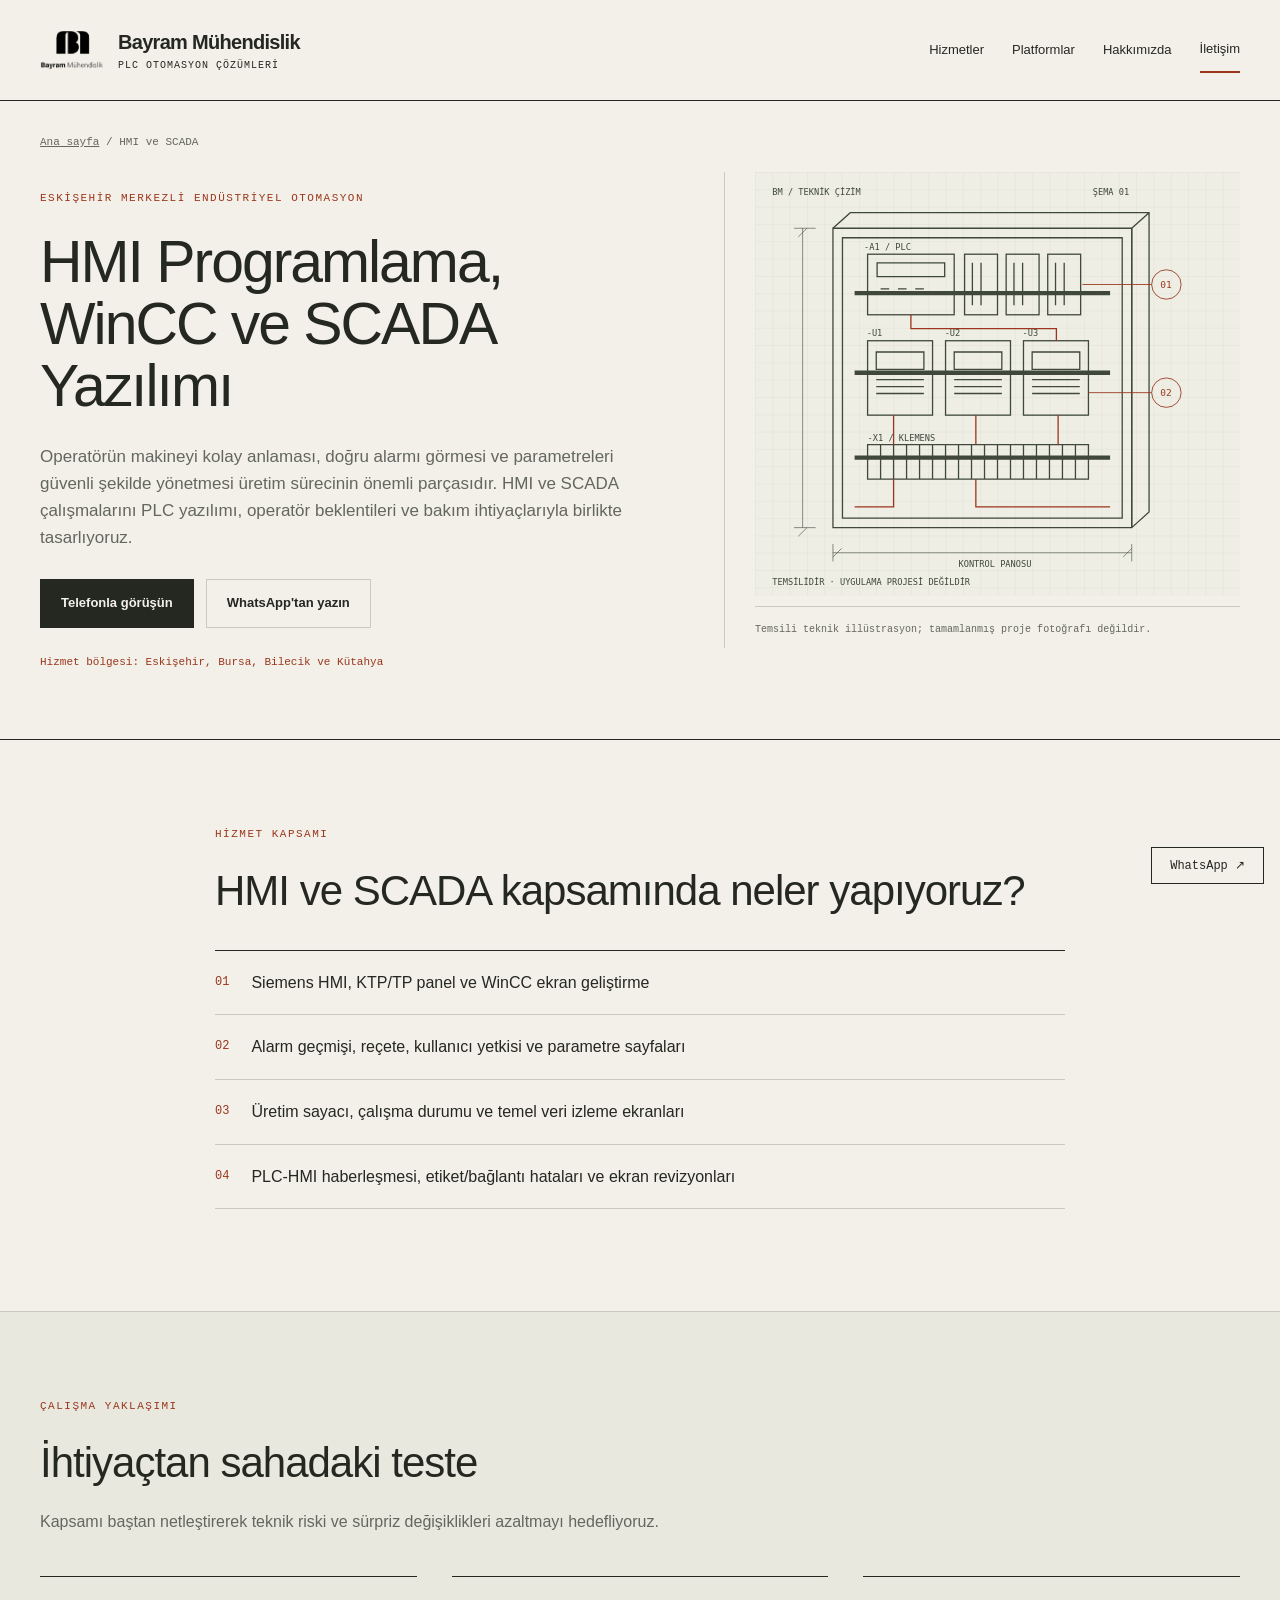
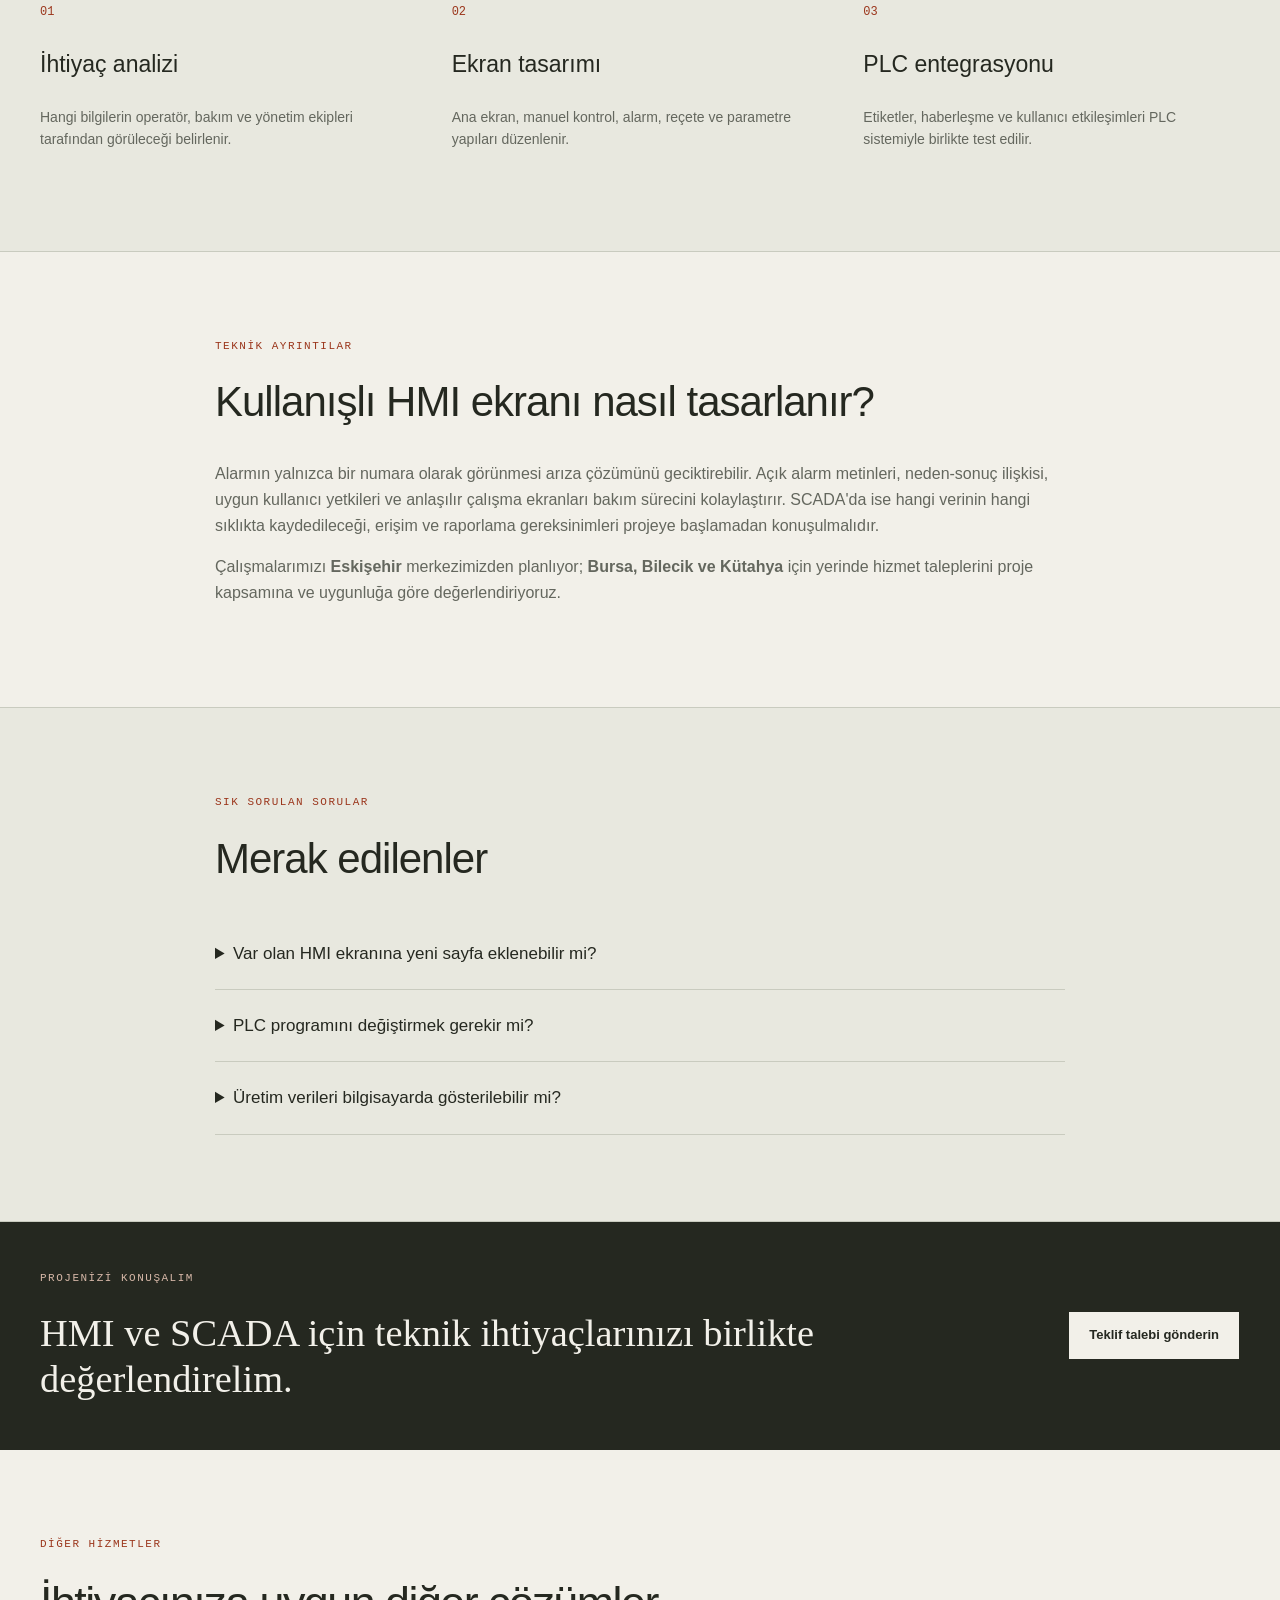
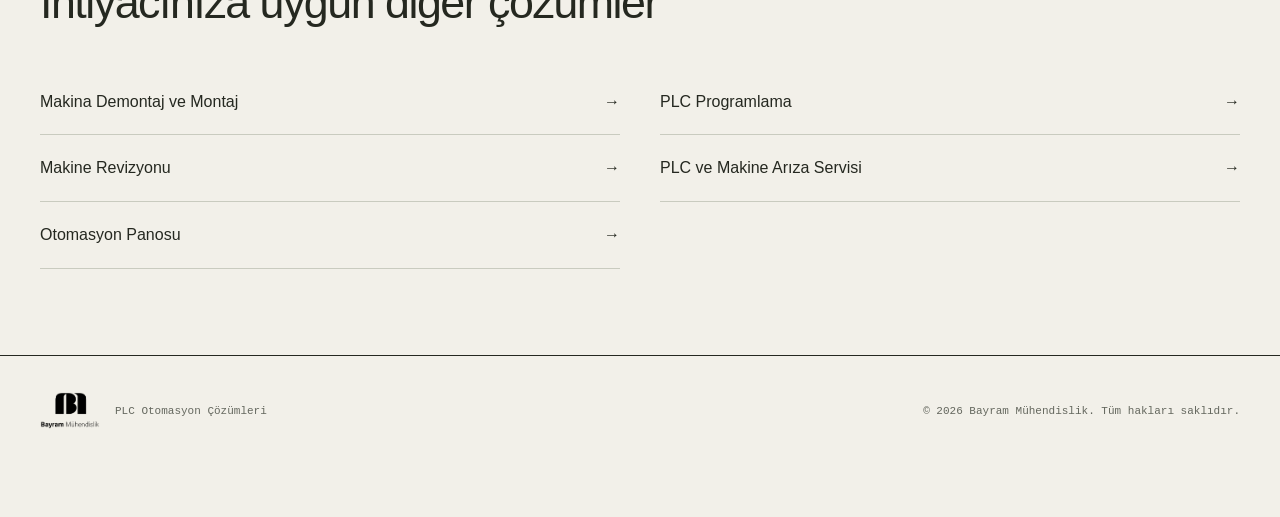
<file: hmi-scada/index.html>
<!doctype html>
<html lang="tr"><head>
<meta charset="utf-8"><meta name="viewport" content="width=device-width, initial-scale=1">
<title>HMI Programlama, WinCC ve SCADA Yazılımı | Bayram Mühendislik</title>
<meta name="description" content="Operatör paneli HMI ekran tasarımı, alarm ve reçete yönetimi, WinCC ve SCADA izleme çözümleri. Eskişehir merkezli endüstriyel otomasyon hizmeti.">
<link rel="canonical" href="https://bayrammuhendislik.com/hmi-scada/">
<meta name="theme-color" content="#f2f0e9">
<meta property="og:type" content="website"><meta property="og:title" content="HMI Programlama, WinCC ve SCADA Yazılımı">
<meta property="og:description" content="Operatör paneli HMI ekran tasarımı, alarm ve reçete yönetimi, WinCC ve SCADA izleme çözümleri. Eskişehir merkezli endüstriyel otomasyon hizmeti."><meta property="og:url" content="https://bayrammuhendislik.com/hmi-scada/">
<meta property="og:image" content="https://bayrammuhendislik.com/assets/logo.png">
<link rel="icon" href="../assets/logo.png" type="image/png">
<link rel="stylesheet" href="../style.css?v=20261102-2"><link rel="stylesheet" href="../services.css?v=20261102-2">
<script src="/analytics.js" defer></script>
<script type="application/ld+json">{"@context":"https://schema.org","@graph":[{"@type":"Service","name":"HMI ve SCADA","description":"Operatör paneli HMI ekran tasarımı, alarm ve reçete yönetimi, WinCC ve SCADA izleme çözümleri. Eskişehir merkezli endüstriyel otomasyon hizmeti.","serviceType":"HMI ve SCADA","provider":{"@type":"Organization","name":"Bayram Mühendislik","url":"https://bayrammuhendislik.com/","telephone":"+905061492471","@id":"https://bayrammuhendislik.com/#organization"},"areaServed":[{"@type":"AdministrativeArea","name":"Eskişehir"},{"@type":"AdministrativeArea","name":"Bursa"},{"@type":"AdministrativeArea","name":"Bilecik"},{"@type":"AdministrativeArea","name":"Kütahya"}],"url":"https://bayrammuhendislik.com/hmi-scada/","@id":"https://bayrammuhendislik.com/hmi-scada/#service"},{"@type":"BreadcrumbList","itemListElement":[{"@type":"ListItem","position":1,"name":"Ana sayfa","item":"https://bayrammuhendislik.com/"},{"@type":"ListItem","position":2,"name":"HMI ve SCADA","item":"https://bayrammuhendislik.com/hmi-scada/"}]}]}</script>
</head>
<body><a class="skip-link" href="#main-content">İçeriğe geç</a>
<header class="site-header"><div class="container nav-wrap">
<a href="../" class="brand" aria-label="Bayram Mühendislik ana sayfa"><img src="../assets/logo.png" alt="Bayram Mühendislik logosu" width="50" height="50"><div class="brand-text"><strong>Bayram Mühendislik</strong><span>PLC Otomasyon Çözümleri</span></div></a>
<button class="menu-toggle" aria-controls="main-nav" aria-label="Menüyü aç" aria-expanded="false">☰</button>
<nav id="main-nav" class="nav" aria-label="Ana menü"><a href="../#hizmetler">Hizmetler</a><a href="../#platformlar">Platformlar</a><a href="../#hakkimizda">Hakkımızda</a><a href="../#iletisim" class="nav-cta">İletişim</a></nav>
</div></header>
<main id="main-content">
<section class="service-hero"><div class="container service-hero-grid">
<div><p class="service-breadcrumb"><a href="../">Ana sayfa</a> / <span>HMI ve SCADA</span></p><span class="eyebrow">ESKİŞEHİR MERKEZLİ ENDÜSTRİYEL OTOMASYON</span>
<h1>HMI Programlama, WinCC ve SCADA Yazılımı</h1><p class="service-lead">Operatörün makineyi kolay anlaması, doğru alarmı görmesi ve parametreleri güvenli şekilde yönetmesi üretim sürecinin önemli parçasıdır. HMI ve SCADA çalışmalarını PLC yazılımı, operatör beklentileri ve bakım ihtiyaçlarıyla birlikte tasarlıyoruz.</p>
<div class="hero-actions"><a class="btn primary" href="tel:+905061492471">Telefonla görüşün</a><a class="btn secondary" href="https://wa.me/905061492471?text=Merhaba%2C%20HMI%20ve%20SCADA%20hizmetiniz%20i%C3%A7in%20bilgi%20almak%20istiyorum." target="_blank" rel="noopener">WhatsApp'tan yazın</a></div>
<p class="service-region">Hizmet bölgesi: Eskişehir, Bursa, Bilecik ve Kütahya</p></div>
<div class="service-art"><img src="../assets/control-cabinet.svg" alt="PLC, sürücüler ve klemens düzenini gösteren temsili kontrol panosu çizimi" width="560" height="490"><p>Temsili teknik illüstrasyon; tamamlanmış proje fotoğrafı değildir.</p></div>
</div></section>
<section class="section service-body"><div class="container narrow">
<span class="eyebrow">HİZMET KAPSAMI</span><h2>HMI ve SCADA kapsamında neler yapıyoruz?</h2>
<ul class="service-checks"><li>Siemens HMI, KTP/TP panel ve WinCC ekran geliştirme</li><li>Alarm geçmişi, reçete, kullanıcı yetkisi ve parametre sayfaları</li><li>Üretim sayacı, çalışma durumu ve temel veri izleme ekranları</li><li>PLC-HMI haberleşmesi, etiket/bağlantı hataları ve ekran revizyonları</li></ul>
</div></section>
<section class="section service-light"><div class="container"><div class="section-head"><span class="eyebrow">ÇALIŞMA YAKLAŞIMI</span><h2>İhtiyaçtan sahadaki teste</h2><p>Kapsamı baştan netleştirerek teknik riski ve sürpriz değişiklikleri azaltmayı hedefliyoruz.</p></div>
<div class="service-steps"><article><span>01</span><h3>İhtiyaç analizi</h3><p>Hangi bilgilerin operatör, bakım ve yönetim ekipleri tarafından görüleceği belirlenir.</p></article><article><span>02</span><h3>Ekran tasarımı</h3><p>Ana ekran, manuel kontrol, alarm, reçete ve parametre yapıları düzenlenir.</p></article><article><span>03</span><h3>PLC entegrasyonu</h3><p>Etiketler, haberleşme ve kullanıcı etkileşimleri PLC sistemiyle birlikte test edilir.</p></article></div></div></section>
<section class="section service-body"><div class="container narrow"><span class="eyebrow">TEKNİK AYRINTILAR</span><h2>Kullanışlı HMI ekranı nasıl tasarlanır?</h2><p>Alarmın yalnızca bir numara olarak görünmesi arıza çözümünü geciktirebilir. Açık alarm metinleri, neden-sonuç ilişkisi, uygun kullanıcı yetkileri ve anlaşılır çalışma ekranları bakım sürecini kolaylaştırır. SCADA'da ise hangi verinin hangi sıklıkta kaydedileceği, erişim ve raporlama gereksinimleri projeye başlamadan konuşulmalıdır.</p><p>Çalışmalarımızı <strong>Eskişehir</strong> merkezimizden planlıyor; <strong>Bursa, Bilecik ve Kütahya</strong> için yerinde hizmet taleplerini proje kapsamına ve uygunluğa göre değerlendiriyoruz.</p></div></section>
<section class="section service-light"><div class="container narrow"><span class="eyebrow">SIK SORULAN SORULAR</span><h2>Merak edilenler</h2>
<div class="service-faq"><details><summary>Var olan HMI ekranına yeni sayfa eklenebilir mi?</summary><p>Proje dosyaları, panel modeli ve yazılım sürümü uygunsa mevcut sisteme yeni fonksiyonlar eklenebilir.</p></details><details><summary>PLC programını değiştirmek gerekir mi?</summary><p>Bazı ekran ve alarm talepleri yeni PLC etiketleri veya lojik değişiklikleri gerektirebilir; kapsam inceleme sonrasında netleşir.</p></details><details><summary>Üretim verileri bilgisayarda gösterilebilir mi?</summary><p>Uygun PLC iletişimi ve altyapı ile izleme seçenekleri değerlendirilebilir. Kayıt, kullanıcı erişimi ve rapor kapsamı ayrıca planlanır.</p></details></div></div></section>
<section class="cta-band"><div class="container cta-wrap"><div><span class="eyebrow">PROJENİZİ KONUŞALIM</span><h2>HMI ve SCADA için teknik ihtiyaçlarınızı birlikte değerlendirelim.</h2></div><a class="btn light" href="https://wa.me/905061492471?text=Merhaba%20Bayram%20M%C3%BChendislik%2C%20HMI%20ve%20SCADA%20i%C3%A7in%20teklif%20almak%20istiyorum." target="_blank" rel="noopener">Teklif talebi gönderin</a></div></section>
<section class="section"><div class="container"><div class="section-head"><span class="eyebrow">DİĞER HİZMETLER</span><h2>İhtiyacınıza uygun diğer çözümler</h2></div><div class="service-other"><a href="../makina-demontaj-montaj/">Makina Demontaj ve Montaj <span aria-hidden="true">→</span></a><a href="../plc-programlama/">PLC Programlama <span aria-hidden="true">→</span></a><a href="../makine-revizyonu/">Makine Revizyonu <span aria-hidden="true">→</span></a><a href="../endustriyel-ariza-servisi/">PLC ve Makine Arıza Servisi <span aria-hidden="true">→</span></a><a href="../pano-tasarimi/">Otomasyon Panosu <span aria-hidden="true">→</span></a></div></div></section>
</main><a class="floating-wa" href="https://wa.me/905061492471" target="_blank" rel="noopener" aria-label="WhatsApp ile iletişim">WhatsApp ↗</a>
<footer><div class="container footer-wrap"><div class="footer-brand"><img src="../assets/logo.png" alt="Bayram Mühendislik logosu" width="150" height="48"><span>PLC Otomasyon Çözümleri</span></div><p>© <span id="year">2026</span> Bayram Mühendislik. Tüm hakları saklıdır.</p></div></footer><script src="../script.js?v=20261102-2"></script></body></html>
</file>
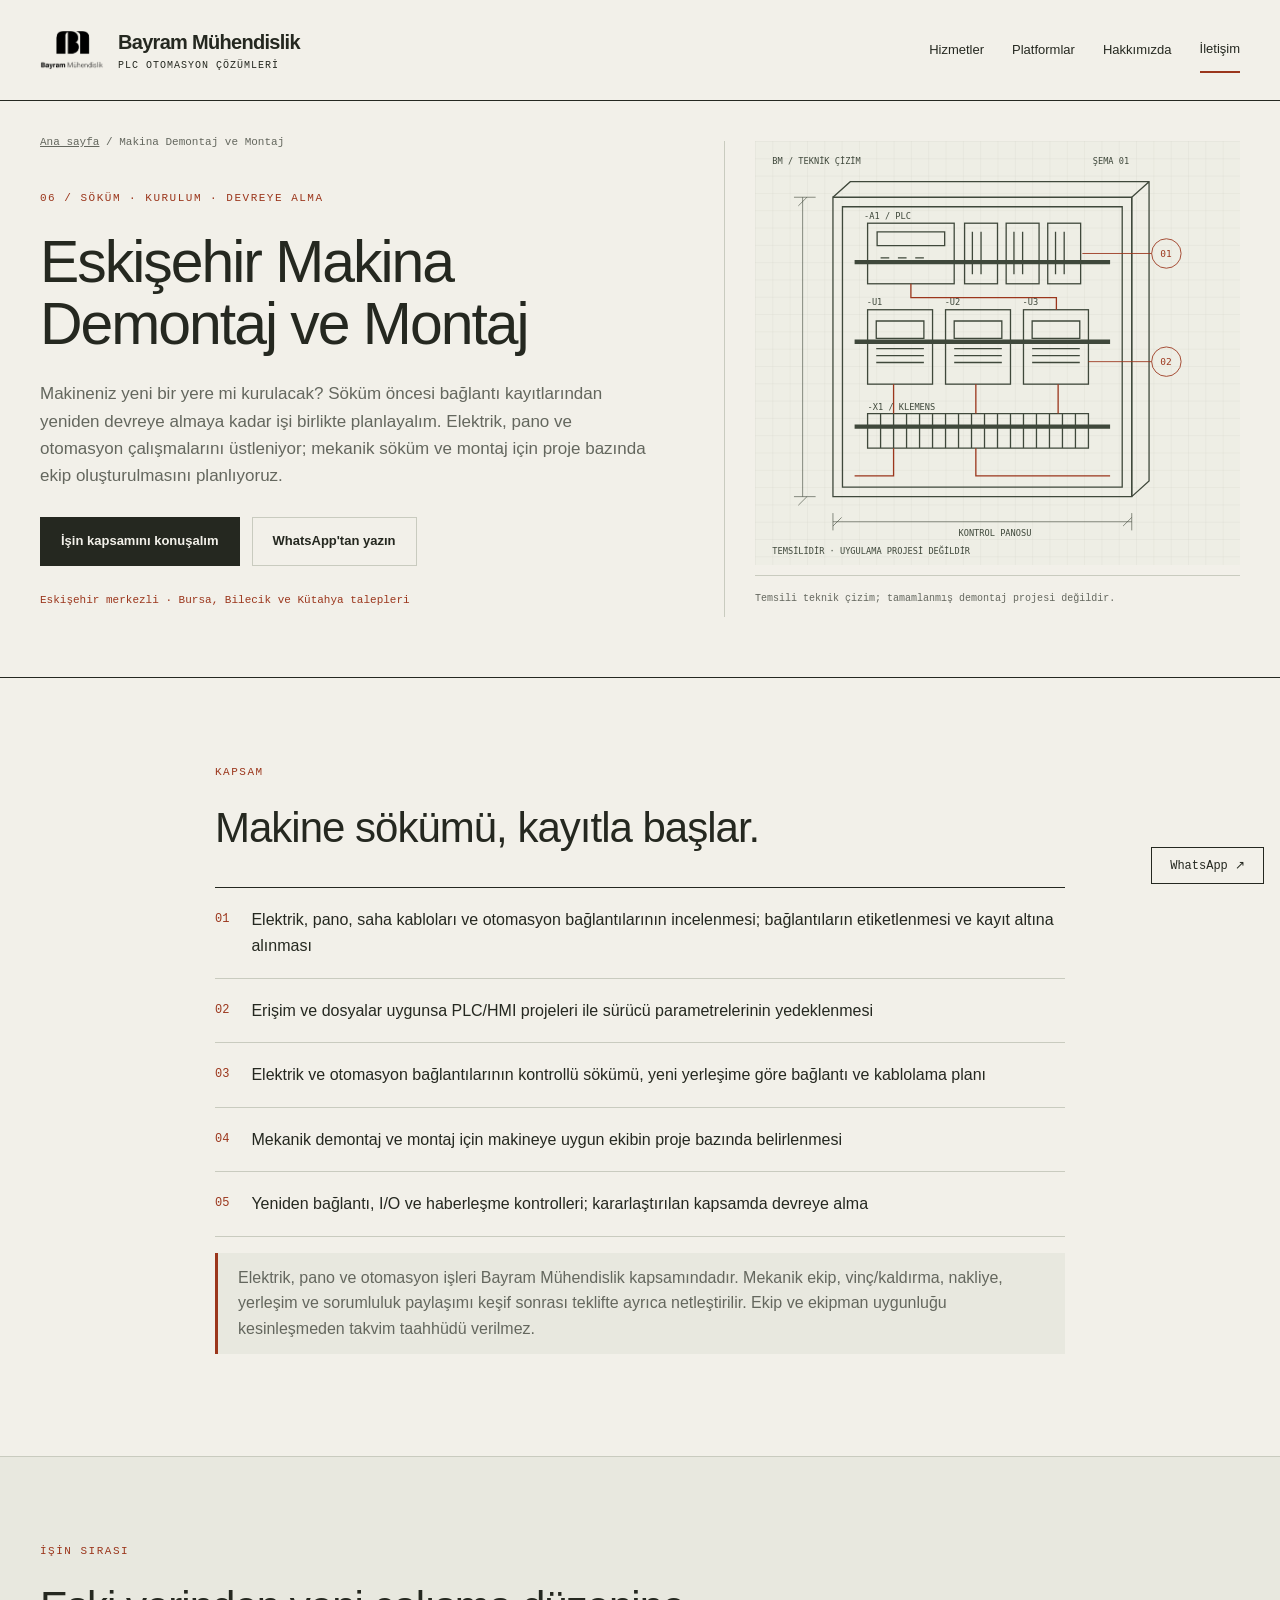
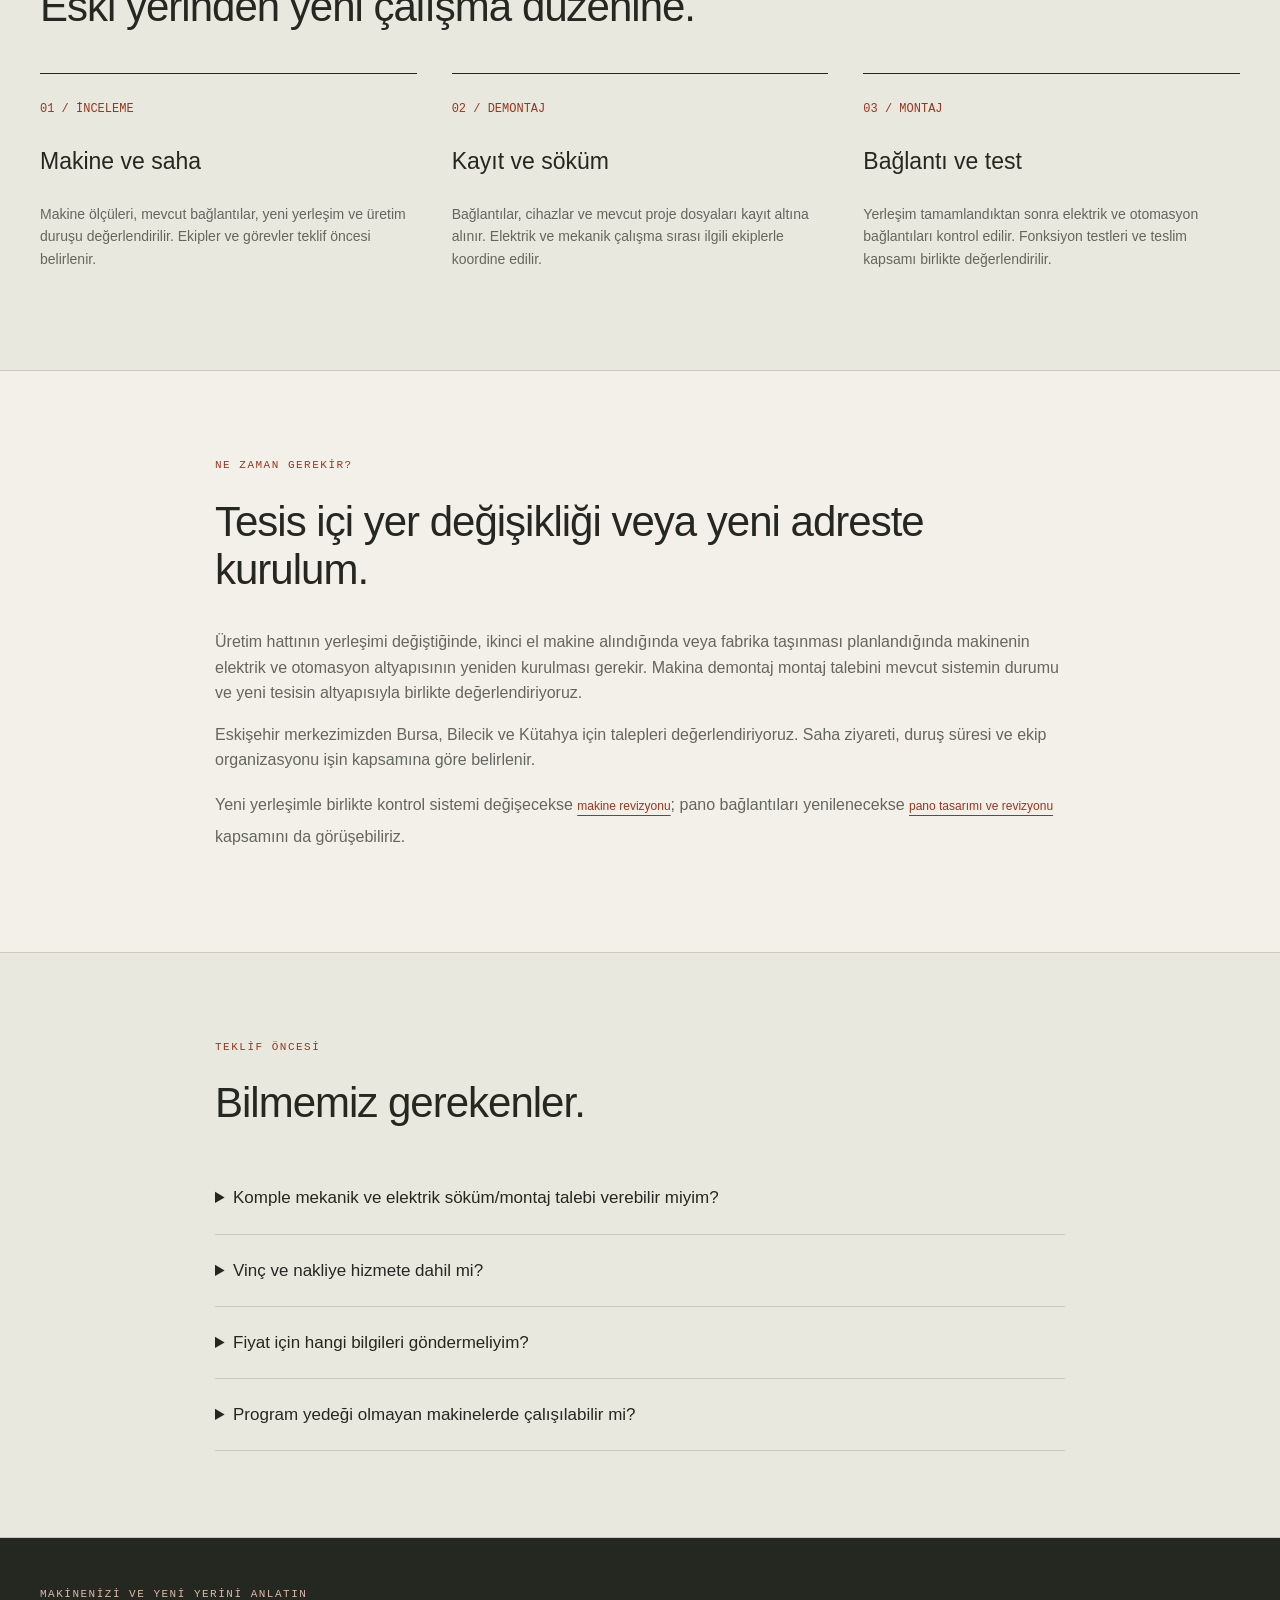
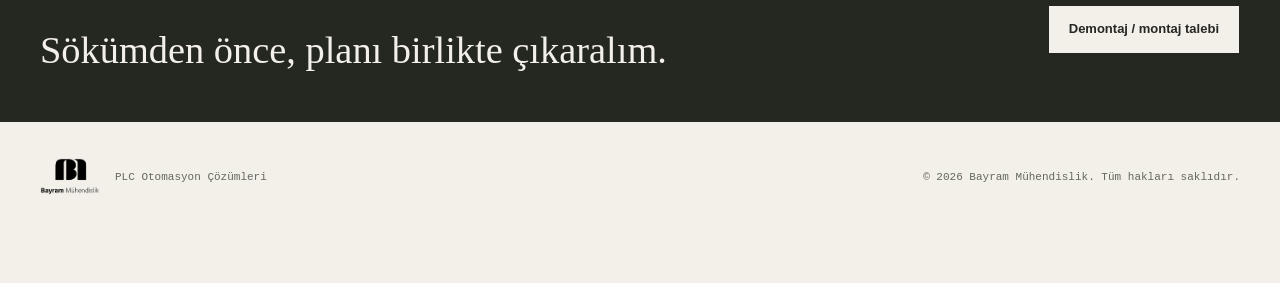
<file: makina-demontaj-montaj/index.html>
<!doctype html>
<html lang="tr"><head>
<meta charset="utf-8"><meta name="viewport" content="width=device-width, initial-scale=1">
<title>Eskişehir Makina Demontaj ve Montaj | Bayram Mühendislik</title>
<meta name="description" content="Makina söküm ve yeniden kurulum: elektrik, pano ve otomasyon işleri; mekanik ekip planlaması. Eskişehir merkezli Bursa, Bilecik ve Kütahya hizmet talepleri.">
<link rel="canonical" href="https://bayrammuhendislik.com/makina-demontaj-montaj/">
<meta name="theme-color" content="#f2f0e9">
<meta property="og:type" content="website"><meta property="og:title" content="Eskişehir Makina Demontaj ve Montaj | Bayram Mühendislik">
<meta property="og:description" content="Makina söküm ve yeniden kurulum: elektrik, pano ve otomasyon işleri; mekanik ekip planlaması. Eskişehir merkezli Bursa, Bilecik ve Kütahya hizmet talepleri."><meta property="og:url" content="https://bayrammuhendislik.com/makina-demontaj-montaj/">
<meta property="og:image" content="https://bayrammuhendislik.com/assets/logo.png">
<link rel="icon" href="../assets/logo.png" type="image/png">
<link rel="stylesheet" href="../style.css?v=20261102-2"><link rel="stylesheet" href="../services.css?v=20261102-2">
<script src="/analytics.js" defer></script>
<script type="application/ld+json">{"@context":"https://schema.org","@graph":[{"@type":"Service","name":"Makina Demontaj ve Montaj","description":"Makina söküm ve yeniden kurulum: elektrik, pano ve otomasyon işleri; mekanik ekip planlaması. Eskişehir merkezli Bursa, Bilecik ve Kütahya hizmet talepleri.","serviceType":"Makina söküm ve yeniden kurulum","provider":{"@type":"Organization","name":"Bayram Mühendislik","url":"https://bayrammuhendislik.com/","telephone":"+905061492471","@id":"https://bayrammuhendislik.com/#organization"},"areaServed":[{"@type":"AdministrativeArea","name":"Eskişehir"},{"@type":"AdministrativeArea","name":"Bursa"},{"@type":"AdministrativeArea","name":"Bilecik"},{"@type":"AdministrativeArea","name":"Kütahya"}],"url":"https://bayrammuhendislik.com/makina-demontaj-montaj/","@id":"https://bayrammuhendislik.com/makina-demontaj-montaj/#service"},{"@type":"BreadcrumbList","itemListElement":[{"@type":"ListItem","position":1,"name":"Ana sayfa","item":"https://bayrammuhendislik.com/"},{"@type":"ListItem","position":2,"name":"Makina Demontaj ve Montaj","item":"https://bayrammuhendislik.com/makina-demontaj-montaj/"}]}]}</script>
</head>
<body><a class="skip-link" href="#main-content">İçeriğe geç</a>
<header class="site-header"><div class="container nav-wrap">
<a href="../" class="brand" aria-label="Bayram Mühendislik ana sayfa"><img src="../assets/logo.png" alt="Bayram Mühendislik logosu" width="50" height="50"><div class="brand-text"><strong>Bayram Mühendislik</strong><span>PLC Otomasyon Çözümleri</span></div></a>
<button class="menu-toggle" aria-controls="main-nav" aria-label="Menüyü aç" aria-expanded="false">☰</button>
<nav id="main-nav" class="nav" aria-label="Ana menü"><a href="../#hizmetler">Hizmetler</a><a href="../#platformlar">Platformlar</a><a href="../#hakkimizda">Hakkımızda</a><a href="../#iletisim" class="nav-cta">İletişim</a></nav>
</div></header>
<main id="main-content"><section class="service-hero"><div class="container service-hero-grid"><div><p class="service-breadcrumb"><a href="../">Ana sayfa</a> / Makina Demontaj ve Montaj</p><span class="eyebrow">06 / SÖKÜM · KURULUM · DEVREYE ALMA</span><h1>Eskişehir Makina Demontaj ve Montaj</h1><p class="service-lead">Makineniz yeni bir yere mi kurulacak? Söküm öncesi bağlantı kayıtlarından yeniden devreye almaya kadar işi birlikte planlayalım. Elektrik, pano ve otomasyon çalışmalarını üstleniyor; mekanik söküm ve montaj için proje bazında ekip oluşturulmasını planlıyoruz.</p><div class="hero-actions"><a class="btn primary" href="tel:+905061492471">İşin kapsamını konuşalım</a><a class="btn secondary" href="https://wa.me/905061492471?text=Merhaba%2C%20makina%20demontaj%20ve%20montaj%20i%C3%A7in%20g%C3%B6r%C3%BC%C5%9Fmek%20istiyorum." target="_blank" rel="noopener">WhatsApp'tan yazın</a></div><p class="service-region">Eskişehir merkezli · Bursa, Bilecik ve Kütahya talepleri</p></div><div class="service-art"><img src="../assets/control-cabinet.svg" width="560" height="490" alt="Söküm öncesinde kayıt altına alınacak elektrik pano bağlantılarını gösteren temsili çizim"><p>Temsili teknik çizim; tamamlanmış demontaj projesi değildir.</p></div></div></section>
<section class="section service-body"><div class="container narrow"><span class="eyebrow">KAPSAM</span><h2>Makine sökümü, kayıtla başlar.</h2><ul class="service-checks"><li>Elektrik, pano, saha kabloları ve otomasyon bağlantılarının incelenmesi; bağlantıların etiketlenmesi ve kayıt altına alınması</li><li>Erişim ve dosyalar uygunsa PLC/HMI projeleri ile sürücü parametrelerinin yedeklenmesi</li><li>Elektrik ve otomasyon bağlantılarının kontrollü sökümü, yeni yerleşime göre bağlantı ve kablolama planı</li><li>Mekanik demontaj ve montaj için makineye uygun ekibin proje bazında belirlenmesi</li><li>Yeniden bağlantı, I/O ve haberleşme kontrolleri; kararlaştırılan kapsamda devreye alma</li></ul><p class="scope-note">Elektrik, pano ve otomasyon işleri Bayram Mühendislik kapsamındadır. Mekanik ekip, vinç/kaldırma, nakliye, yerleşim ve sorumluluk paylaşımı keşif sonrası teklifte ayrıca netleştirilir. Ekip ve ekipman uygunluğu kesinleşmeden takvim taahhüdü verilmez.</p></div></section>
<section class="section service-light"><div class="container"><div class="section-head"><span class="eyebrow">İŞİN SIRASI</span><h2>Eski yerinden yeni çalışma düzenine.</h2></div><div class="service-steps"><article><span>01 / İNCELEME</span><h3>Makine ve saha</h3><p>Makine ölçüleri, mevcut bağlantılar, yeni yerleşim ve üretim duruşu değerlendirilir. Ekipler ve görevler teklif öncesi belirlenir.</p></article><article><span>02 / DEMONTAJ</span><h3>Kayıt ve söküm</h3><p>Bağlantılar, cihazlar ve mevcut proje dosyaları kayıt altına alınır. Elektrik ve mekanik çalışma sırası ilgili ekiplerle koordine edilir.</p></article><article><span>03 / MONTAJ</span><h3>Bağlantı ve test</h3><p>Yerleşim tamamlandıktan sonra elektrik ve otomasyon bağlantıları kontrol edilir. Fonksiyon testleri ve teslim kapsamı birlikte değerlendirilir.</p></article></div></div></section>
<section class="section service-body"><div class="container narrow"><span class="eyebrow">NE ZAMAN GEREKİR?</span><h2>Tesis içi yer değişikliği veya yeni adreste kurulum.</h2><p>Üretim hattının yerleşimi değiştiğinde, ikinci el makine alındığında veya fabrika taşınması planlandığında makinenin elektrik ve otomasyon altyapısının yeniden kurulması gerekir. Makina demontaj montaj talebini mevcut sistemin durumu ve yeni tesisin altyapısıyla birlikte değerlendiriyoruz.</p><p>Eskişehir merkezimizden Bursa, Bilecik ve Kütahya için talepleri değerlendiriyoruz. Saha ziyareti, duruş süresi ve ekip organizasyonu işin kapsamına göre belirlenir.</p><p>Yeni yerleşimle birlikte kontrol sistemi değişecekse <a class="service-link" href="../makine-revizyonu/">makine revizyonu</a>; pano bağlantıları yenilenecekse <a class="service-link" href="../pano-tasarimi/">pano tasarımı ve revizyonu</a> kapsamını da görüşebiliriz.</p></div></section>
<section class="section service-light"><div class="container narrow"><span class="eyebrow">TEKLİF ÖNCESİ</span><h2>Bilmemiz gerekenler.</h2><div class="service-faq"><details><summary>Komple mekanik ve elektrik söküm/montaj talebi verebilir miyim?</summary><p>Evet. Elektrik ve otomasyon kısmını üstleniyor, mekanik işler için proje bazında ekip planlıyoruz. Komple işin kabulü ve takvimi mekanik ekibin uygunluğu ve keşif sonucuna göre kesinleşir.</p></details><details><summary>Vinç ve nakliye hizmete dahil mi?</summary><p>Otomatik olarak dahil değildir. Kaldırma, yükleme, nakliye ve ekipman sorumlulukları ayrı kalemler olarak teklif öncesinde kararlaştırılır.</p></details><details><summary>Fiyat için hangi bilgileri göndermeliyim?</summary><p>Makine türü, marka/modeli, fotoğrafları, yaklaşık ölçü ve ağırlığı, mevcut ve yeni konumu, elektrik projesi ve planlanan tarih ilk değerlendirmeyi kolaylaştırır. Kesin fiyat kapsam ve saha koşulları belirlendikten sonra verilir.</p></details><details><summary>Program yedeği olmayan makinelerde çalışılabilir mi?</summary><p>Önce PLC/HMI erişimi ve mevcut dokümanlar incelenir. Yedek alınamayan veya erişimi kısıtlı sistemlerde ilave çalışma gerekebilir; uygunluk inceleme sonrası belirlenir.</p></details></div></div></section>
<section class="cta-band"><div class="container cta-wrap"><div><span class="eyebrow">MAKİNENİZİ VE YENİ YERİNİ ANLATIN</span><h2>Sökümden önce, planı birlikte çıkaralım.</h2></div><a class="btn light" href="https://wa.me/905061492471" target="_blank" rel="noopener">Demontaj / montaj talebi</a></div></section></main><a class="floating-wa" href="https://wa.me/905061492471" target="_blank" rel="noopener" aria-label="WhatsApp ile iletişim">WhatsApp ↗</a>
<footer><div class="container footer-wrap"><div class="footer-brand"><img src="../assets/logo.png" alt="Bayram Mühendislik logosu" width="150" height="48"><span>PLC Otomasyon Çözümleri</span></div><p>© <span id="year">2026</span> Bayram Mühendislik. Tüm hakları saklıdır.</p></div></footer><script src="../script.js?v=20261102-2"></script></body></html>
</file>
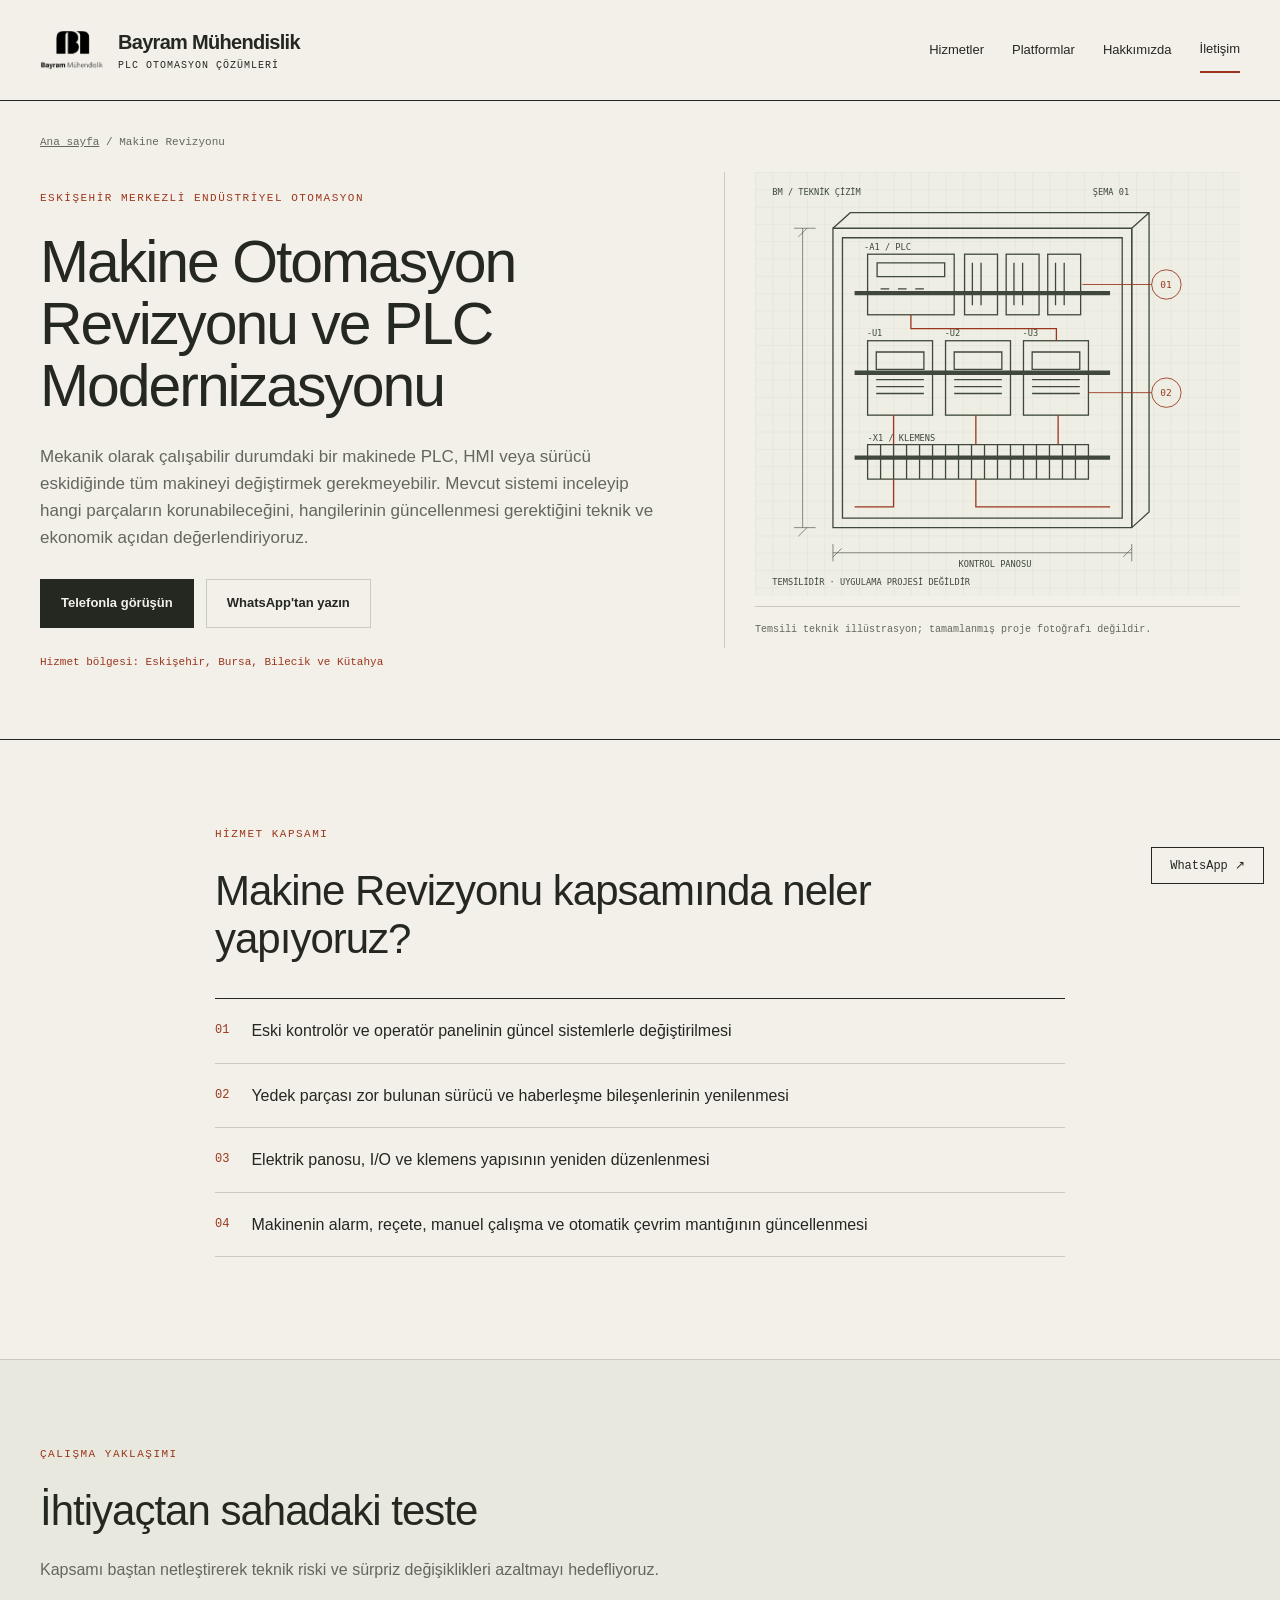
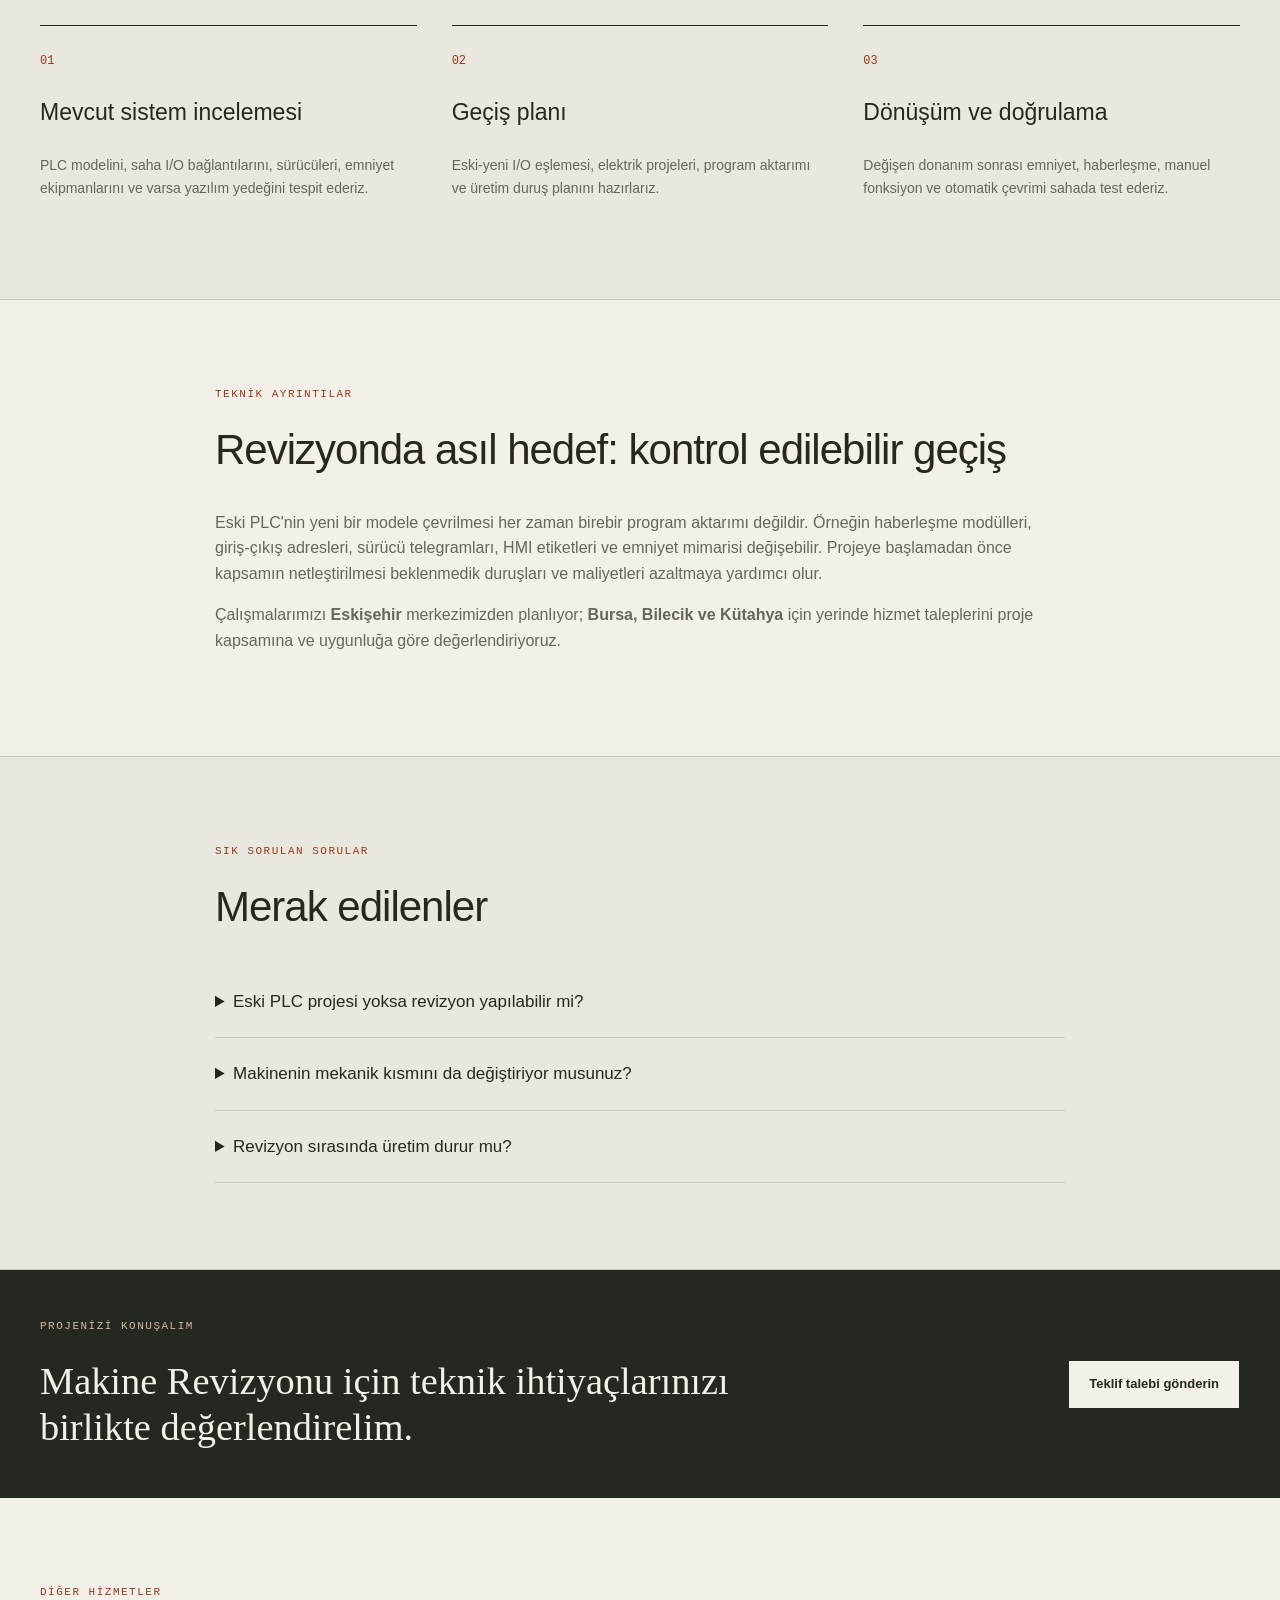
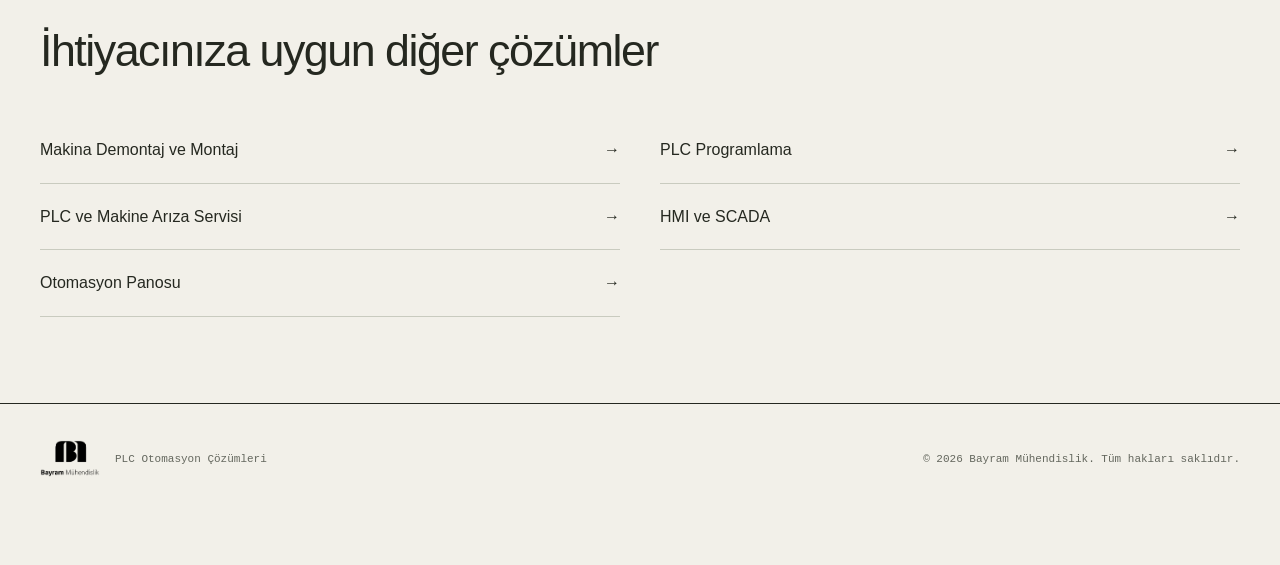
<file: makine-revizyonu/index.html>
<!doctype html>
<html lang="tr"><head>
<meta charset="utf-8"><meta name="viewport" content="width=device-width, initial-scale=1">
<title>Makine Otomasyon Revizyonu ve PLC Modernizasyonu | Bayram Mühendislik</title>
<meta name="description" content="Eski PLC, HMI ve sürücü sistemleri için makine kontrol revizyonu, pano güncelleme ve devreye alma. Eskişehir'den Bursa, Bilecik ve Kütahya'ya hizmet.">
<link rel="canonical" href="https://bayrammuhendislik.com/makine-revizyonu/">
<meta name="theme-color" content="#f2f0e9">
<meta property="og:type" content="website"><meta property="og:title" content="Makine Otomasyon Revizyonu ve PLC Modernizasyonu">
<meta property="og:description" content="Eski PLC, HMI ve sürücü sistemleri için makine kontrol revizyonu, pano güncelleme ve devreye alma. Eskişehir'den Bursa, Bilecik ve Kütahya'ya hizmet."><meta property="og:url" content="https://bayrammuhendislik.com/makine-revizyonu/">
<meta property="og:image" content="https://bayrammuhendislik.com/assets/logo.png">
<link rel="icon" href="../assets/logo.png" type="image/png">
<link rel="stylesheet" href="../style.css?v=20261102-2"><link rel="stylesheet" href="../services.css?v=20261102-2">
<script src="/analytics.js" defer></script>
<script type="application/ld+json">{"@context":"https://schema.org","@graph":[{"@type":"Service","name":"Makine Revizyonu","description":"Eski PLC, HMI ve sürücü sistemleri için makine kontrol revizyonu, pano güncelleme ve devreye alma. Eskişehir'den Bursa, Bilecik ve Kütahya'ya hizmet.","serviceType":"Makine Revizyonu","provider":{"@type":"Organization","name":"Bayram Mühendislik","url":"https://bayrammuhendislik.com/","telephone":"+905061492471","@id":"https://bayrammuhendislik.com/#organization"},"areaServed":[{"@type":"AdministrativeArea","name":"Eskişehir"},{"@type":"AdministrativeArea","name":"Bursa"},{"@type":"AdministrativeArea","name":"Bilecik"},{"@type":"AdministrativeArea","name":"Kütahya"}],"url":"https://bayrammuhendislik.com/makine-revizyonu/","@id":"https://bayrammuhendislik.com/makine-revizyonu/#service"},{"@type":"BreadcrumbList","itemListElement":[{"@type":"ListItem","position":1,"name":"Ana sayfa","item":"https://bayrammuhendislik.com/"},{"@type":"ListItem","position":2,"name":"Makine Revizyonu","item":"https://bayrammuhendislik.com/makine-revizyonu/"}]}]}</script>
</head>
<body><a class="skip-link" href="#main-content">İçeriğe geç</a>
<header class="site-header"><div class="container nav-wrap">
<a href="../" class="brand" aria-label="Bayram Mühendislik ana sayfa"><img src="../assets/logo.png" alt="Bayram Mühendislik logosu" width="50" height="50"><div class="brand-text"><strong>Bayram Mühendislik</strong><span>PLC Otomasyon Çözümleri</span></div></a>
<button class="menu-toggle" aria-controls="main-nav" aria-label="Menüyü aç" aria-expanded="false">☰</button>
<nav id="main-nav" class="nav" aria-label="Ana menü"><a href="../#hizmetler">Hizmetler</a><a href="../#platformlar">Platformlar</a><a href="../#hakkimizda">Hakkımızda</a><a href="../#iletisim" class="nav-cta">İletişim</a></nav>
</div></header>
<main id="main-content">
<section class="service-hero"><div class="container service-hero-grid">
<div><p class="service-breadcrumb"><a href="../">Ana sayfa</a> / <span>Makine Revizyonu</span></p><span class="eyebrow">ESKİŞEHİR MERKEZLİ ENDÜSTRİYEL OTOMASYON</span>
<h1>Makine Otomasyon Revizyonu ve PLC Modernizasyonu</h1><p class="service-lead">Mekanik olarak çalışabilir durumdaki bir makinede PLC, HMI veya sürücü eskidiğinde tüm makineyi değiştirmek gerekmeyebilir. Mevcut sistemi inceleyip hangi parçaların korunabileceğini, hangilerinin güncellenmesi gerektiğini teknik ve ekonomik açıdan değerlendiriyoruz.</p>
<div class="hero-actions"><a class="btn primary" href="tel:+905061492471">Telefonla görüşün</a><a class="btn secondary" href="https://wa.me/905061492471?text=Merhaba%2C%20Makine%20Revizyonu%20hizmetiniz%20i%C3%A7in%20bilgi%20almak%20istiyorum." target="_blank" rel="noopener">WhatsApp'tan yazın</a></div>
<p class="service-region">Hizmet bölgesi: Eskişehir, Bursa, Bilecik ve Kütahya</p></div>
<div class="service-art"><img src="../assets/control-cabinet.svg" alt="PLC, sürücüler ve klemens düzenini gösteren temsili kontrol panosu çizimi" width="560" height="490"><p>Temsili teknik illüstrasyon; tamamlanmış proje fotoğrafı değildir.</p></div>
</div></section>
<section class="section service-body"><div class="container narrow">
<span class="eyebrow">HİZMET KAPSAMI</span><h2>Makine Revizyonu kapsamında neler yapıyoruz?</h2>
<ul class="service-checks"><li>Eski kontrolör ve operatör panelinin güncel sistemlerle değiştirilmesi</li><li>Yedek parçası zor bulunan sürücü ve haberleşme bileşenlerinin yenilenmesi</li><li>Elektrik panosu, I/O ve klemens yapısının yeniden düzenlenmesi</li><li>Makinenin alarm, reçete, manuel çalışma ve otomatik çevrim mantığının güncellenmesi</li></ul>
</div></section>
<section class="section service-light"><div class="container"><div class="section-head"><span class="eyebrow">ÇALIŞMA YAKLAŞIMI</span><h2>İhtiyaçtan sahadaki teste</h2><p>Kapsamı baştan netleştirerek teknik riski ve sürpriz değişiklikleri azaltmayı hedefliyoruz.</p></div>
<div class="service-steps"><article><span>01</span><h3>Mevcut sistem incelemesi</h3><p>PLC modelini, saha I/O bağlantılarını, sürücüleri, emniyet ekipmanlarını ve varsa yazılım yedeğini tespit ederiz.</p></article><article><span>02</span><h3>Geçiş planı</h3><p>Eski-yeni I/O eşlemesi, elektrik projeleri, program aktarımı ve üretim duruş planını hazırlarız.</p></article><article><span>03</span><h3>Dönüşüm ve doğrulama</h3><p>Değişen donanım sonrası emniyet, haberleşme, manuel fonksiyon ve otomatik çevrimi sahada test ederiz.</p></article></div></div></section>
<section class="section service-body"><div class="container narrow"><span class="eyebrow">TEKNİK AYRINTILAR</span><h2>Revizyonda asıl hedef: kontrol edilebilir geçiş</h2><p>Eski PLC'nin yeni bir modele çevrilmesi her zaman birebir program aktarımı değildir. Örneğin haberleşme modülleri, giriş-çıkış adresleri, sürücü telegramları, HMI etiketleri ve emniyet mimarisi değişebilir. Projeye başlamadan önce kapsamın netleştirilmesi beklenmedik duruşları ve maliyetleri azaltmaya yardımcı olur.</p><p>Çalışmalarımızı <strong>Eskişehir</strong> merkezimizden planlıyor; <strong>Bursa, Bilecik ve Kütahya</strong> için yerinde hizmet taleplerini proje kapsamına ve uygunluğa göre değerlendiriyoruz.</p></div></section>
<section class="section service-light"><div class="container narrow"><span class="eyebrow">SIK SORULAN SORULAR</span><h2>Merak edilenler</h2>
<div class="service-faq"><details><summary>Eski PLC projesi yoksa revizyon yapılabilir mi?</summary><p>Projeye erişilemiyorsa saha I/O tespiti ve çalışma senaryosunun yeniden çıkarılması gerekebilir; bunun süresi makinenin karmaşıklığına bağlıdır.</p></details><details><summary>Makinenin mekanik kısmını da değiştiriyor musunuz?</summary><p>Bu sayfanın kapsamı kontrol ve elektrik otomasyonu revizyonudur. Mekanik değişiklik ihtiyaçları ayrıca değerlendirilir.</p></details><details><summary>Revizyon sırasında üretim durur mu?</summary><p>Çoğu dönüşüm için planlı bir duruş gerekir. Süre ve geri dönüş yöntemi keşif sonrası belirlenir.</p></details></div></div></section>
<section class="cta-band"><div class="container cta-wrap"><div><span class="eyebrow">PROJENİZİ KONUŞALIM</span><h2>Makine Revizyonu için teknik ihtiyaçlarınızı birlikte değerlendirelim.</h2></div><a class="btn light" href="https://wa.me/905061492471?text=Merhaba%20Bayram%20M%C3%BChendislik%2C%20Makine%20Revizyonu%20i%C3%A7in%20teklif%20almak%20istiyorum." target="_blank" rel="noopener">Teklif talebi gönderin</a></div></section>
<section class="section"><div class="container"><div class="section-head"><span class="eyebrow">DİĞER HİZMETLER</span><h2>İhtiyacınıza uygun diğer çözümler</h2></div><div class="service-other"><a href="../makina-demontaj-montaj/">Makina Demontaj ve Montaj <span aria-hidden="true">→</span></a><a href="../plc-programlama/">PLC Programlama <span aria-hidden="true">→</span></a><a href="../endustriyel-ariza-servisi/">PLC ve Makine Arıza Servisi <span aria-hidden="true">→</span></a><a href="../hmi-scada/">HMI ve SCADA <span aria-hidden="true">→</span></a><a href="../pano-tasarimi/">Otomasyon Panosu <span aria-hidden="true">→</span></a></div></div></section>
</main><a class="floating-wa" href="https://wa.me/905061492471" target="_blank" rel="noopener" aria-label="WhatsApp ile iletişim">WhatsApp ↗</a>
<footer><div class="container footer-wrap"><div class="footer-brand"><img src="../assets/logo.png" alt="Bayram Mühendislik logosu" width="150" height="48"><span>PLC Otomasyon Çözümleri</span></div><p>© <span id="year">2026</span> Bayram Mühendislik. Tüm hakları saklıdır.</p></div></footer><script src="../script.js?v=20261102-2"></script></body></html>
</file>
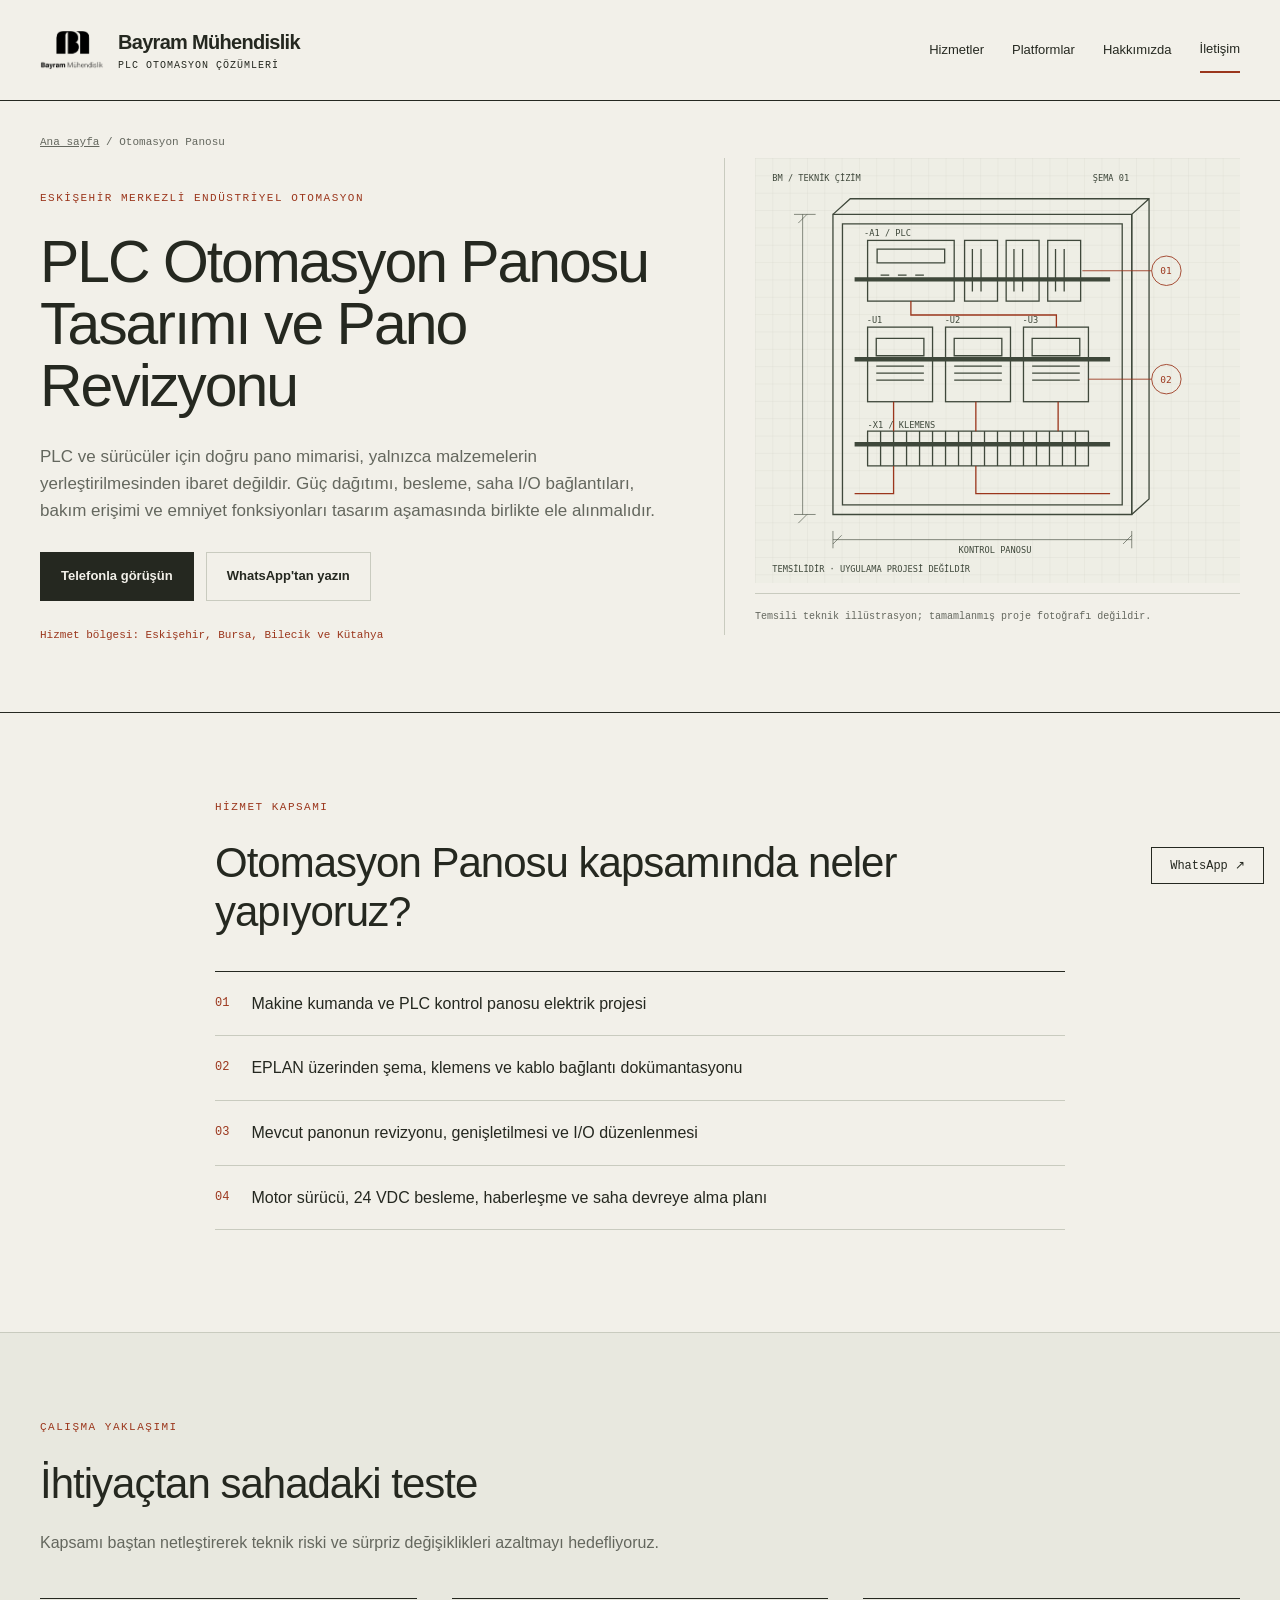
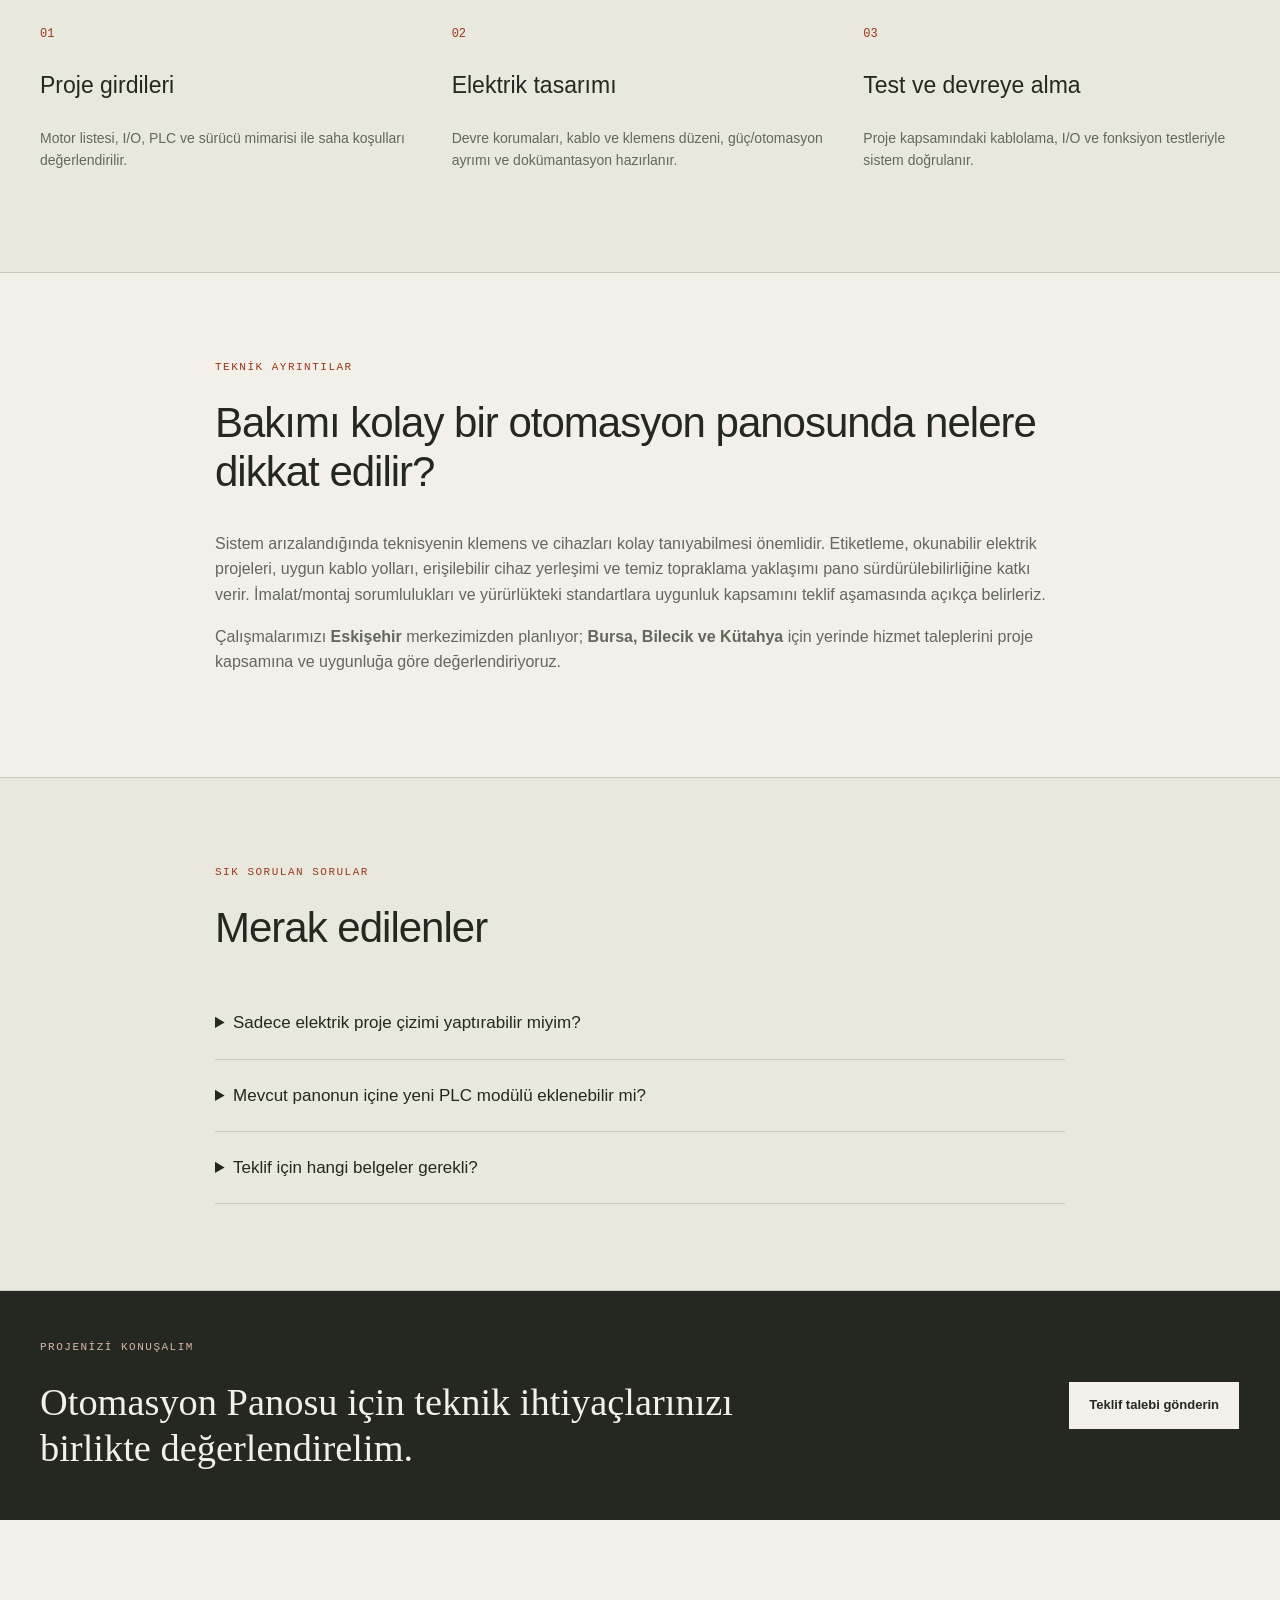
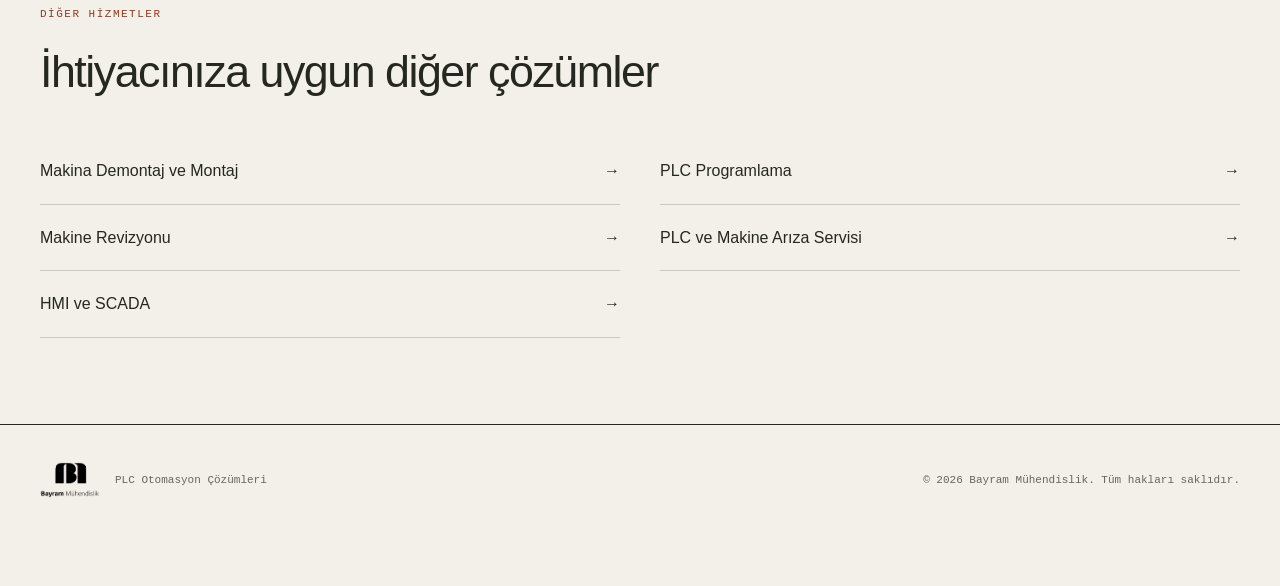
<file: pano-tasarimi/index.html>
<!doctype html>
<html lang="tr"><head>
<meta charset="utf-8"><meta name="viewport" content="width=device-width, initial-scale=1">
<title>PLC Otomasyon Panosu Tasarımı ve Pano Revizyonu | Bayram Mühendislik</title>
<meta name="description" content="Makine kumanda ve PLC otomasyon panosu projelendirme, EPLAN dokümantasyonu, I/O ve saha bağlantı planı, revizyon ve devreye alma. Eskişehir ve çevre iller.">
<link rel="canonical" href="https://bayrammuhendislik.com/pano-tasarimi/">
<meta name="theme-color" content="#f2f0e9">
<meta property="og:type" content="website"><meta property="og:title" content="PLC Otomasyon Panosu Tasarımı ve Pano Revizyonu">
<meta property="og:description" content="Makine kumanda ve PLC otomasyon panosu projelendirme, EPLAN dokümantasyonu, I/O ve saha bağlantı planı, revizyon ve devreye alma. Eskişehir ve çevre iller."><meta property="og:url" content="https://bayrammuhendislik.com/pano-tasarimi/">
<meta property="og:image" content="https://bayrammuhendislik.com/assets/logo.png">
<link rel="icon" href="../assets/logo.png" type="image/png">
<link rel="stylesheet" href="../style.css?v=20261102-2"><link rel="stylesheet" href="../services.css?v=20261102-2">
<script src="/analytics.js" defer></script>
<script type="application/ld+json">{"@context":"https://schema.org","@graph":[{"@type":"Service","name":"Otomasyon Panosu","description":"Makine kumanda ve PLC otomasyon panosu projelendirme, EPLAN dokümantasyonu, I/O ve saha bağlantı planı, revizyon ve devreye alma. Eskişehir ve çevre iller.","serviceType":"Otomasyon Panosu","provider":{"@type":"Organization","name":"Bayram Mühendislik","url":"https://bayrammuhendislik.com/","telephone":"+905061492471","@id":"https://bayrammuhendislik.com/#organization"},"areaServed":[{"@type":"AdministrativeArea","name":"Eskişehir"},{"@type":"AdministrativeArea","name":"Bursa"},{"@type":"AdministrativeArea","name":"Bilecik"},{"@type":"AdministrativeArea","name":"Kütahya"}],"url":"https://bayrammuhendislik.com/pano-tasarimi/","@id":"https://bayrammuhendislik.com/pano-tasarimi/#service"},{"@type":"BreadcrumbList","itemListElement":[{"@type":"ListItem","position":1,"name":"Ana sayfa","item":"https://bayrammuhendislik.com/"},{"@type":"ListItem","position":2,"name":"Otomasyon Panosu Tasarımı","item":"https://bayrammuhendislik.com/pano-tasarimi/"}]}]}</script>
</head>
<body><a class="skip-link" href="#main-content">İçeriğe geç</a>
<header class="site-header"><div class="container nav-wrap">
<a href="../" class="brand" aria-label="Bayram Mühendislik ana sayfa"><img src="../assets/logo.png" alt="Bayram Mühendislik logosu" width="50" height="50"><div class="brand-text"><strong>Bayram Mühendislik</strong><span>PLC Otomasyon Çözümleri</span></div></a>
<button class="menu-toggle" aria-controls="main-nav" aria-label="Menüyü aç" aria-expanded="false">☰</button>
<nav id="main-nav" class="nav" aria-label="Ana menü"><a href="../#hizmetler">Hizmetler</a><a href="../#platformlar">Platformlar</a><a href="../#hakkimizda">Hakkımızda</a><a href="../#iletisim" class="nav-cta">İletişim</a></nav>
</div></header>
<main id="main-content">
<section class="service-hero"><div class="container service-hero-grid">
<div><p class="service-breadcrumb"><a href="../">Ana sayfa</a> / <span>Otomasyon Panosu</span></p><span class="eyebrow">ESKİŞEHİR MERKEZLİ ENDÜSTRİYEL OTOMASYON</span>
<h1>PLC Otomasyon Panosu Tasarımı ve Pano Revizyonu</h1><p class="service-lead">PLC ve sürücüler için doğru pano mimarisi, yalnızca malzemelerin yerleştirilmesinden ibaret değildir. Güç dağıtımı, besleme, saha I/O bağlantıları, bakım erişimi ve emniyet fonksiyonları tasarım aşamasında birlikte ele alınmalıdır.</p>
<div class="hero-actions"><a class="btn primary" href="tel:+905061492471">Telefonla görüşün</a><a class="btn secondary" href="https://wa.me/905061492471?text=Merhaba%2C%20Otomasyon%20Panosu%20hizmetiniz%20i%C3%A7in%20bilgi%20almak%20istiyorum." target="_blank" rel="noopener">WhatsApp'tan yazın</a></div>
<p class="service-region">Hizmet bölgesi: Eskişehir, Bursa, Bilecik ve Kütahya</p></div>
<div class="service-art"><img src="../assets/control-cabinet.svg" alt="PLC, sürücüler ve klemens düzenini gösteren temsili kontrol panosu çizimi" width="560" height="490"><p>Temsili teknik illüstrasyon; tamamlanmış proje fotoğrafı değildir.</p></div>
</div></section>
<section class="section service-body"><div class="container narrow">
<span class="eyebrow">HİZMET KAPSAMI</span><h2>Otomasyon Panosu kapsamında neler yapıyoruz?</h2>
<ul class="service-checks"><li>Makine kumanda ve PLC kontrol panosu elektrik projesi</li><li>EPLAN üzerinden şema, klemens ve kablo bağlantı dokümantasyonu</li><li>Mevcut panonun revizyonu, genişletilmesi ve I/O düzenlenmesi</li><li>Motor sürücü, 24 VDC besleme, haberleşme ve saha devreye alma planı</li></ul>
</div></section>
<section class="section service-light"><div class="container"><div class="section-head"><span class="eyebrow">ÇALIŞMA YAKLAŞIMI</span><h2>İhtiyaçtan sahadaki teste</h2><p>Kapsamı baştan netleştirerek teknik riski ve sürpriz değişiklikleri azaltmayı hedefliyoruz.</p></div>
<div class="service-steps"><article><span>01</span><h3>Proje girdileri</h3><p>Motor listesi, I/O, PLC ve sürücü mimarisi ile saha koşulları değerlendirilir.</p></article><article><span>02</span><h3>Elektrik tasarımı</h3><p>Devre korumaları, kablo ve klemens düzeni, güç/otomasyon ayrımı ve dokümantasyon hazırlanır.</p></article><article><span>03</span><h3>Test ve devreye alma</h3><p>Proje kapsamındaki kablolama, I/O ve fonksiyon testleriyle sistem doğrulanır.</p></article></div></div></section>
<section class="section service-body"><div class="container narrow"><span class="eyebrow">TEKNİK AYRINTILAR</span><h2>Bakımı kolay bir otomasyon panosunda nelere dikkat edilir?</h2><p>Sistem arızalandığında teknisyenin klemens ve cihazları kolay tanıyabilmesi önemlidir. Etiketleme, okunabilir elektrik projeleri, uygun kablo yolları, erişilebilir cihaz yerleşimi ve temiz topraklama yaklaşımı pano sürdürülebilirliğine katkı verir. İmalat/montaj sorumlulukları ve yürürlükteki standartlara uygunluk kapsamını teklif aşamasında açıkça belirleriz.</p><p>Çalışmalarımızı <strong>Eskişehir</strong> merkezimizden planlıyor; <strong>Bursa, Bilecik ve Kütahya</strong> için yerinde hizmet taleplerini proje kapsamına ve uygunluğa göre değerlendiriyoruz.</p></div></section>
<section class="section service-light"><div class="container narrow"><span class="eyebrow">SIK SORULAN SORULAR</span><h2>Merak edilenler</h2>
<div class="service-faq"><details><summary>Sadece elektrik proje çizimi yaptırabilir miyim?</summary><p>Evet. İhtiyacınıza göre proje çizimi, pano revizyonu veya saha devreye alma ayrı kapsamlar olarak ele alınabilir.</p></details><details><summary>Mevcut panonun içine yeni PLC modülü eklenebilir mi?</summary><p>Yer, besleme, ısıl koşullar, I/O ve güvenlik altyapısı uygunsa pano genişletme seçenekleri değerlendirilebilir.</p></details><details><summary>Teklif için hangi belgeler gerekli?</summary><p>Motor listesi, cihaz listesi, I/O sayısı, fotoğraflar, mevcut elektrik projesi ve çalışma koşulları ilk incelemeyi kolaylaştırır.</p></details></div></div></section>
<section class="cta-band"><div class="container cta-wrap"><div><span class="eyebrow">PROJENİZİ KONUŞALIM</span><h2>Otomasyon Panosu için teknik ihtiyaçlarınızı birlikte değerlendirelim.</h2></div><a class="btn light" href="https://wa.me/905061492471?text=Merhaba%20Bayram%20M%C3%BChendislik%2C%20Otomasyon%20Panosu%20i%C3%A7in%20teklif%20almak%20istiyorum." target="_blank" rel="noopener">Teklif talebi gönderin</a></div></section>
<section class="section"><div class="container"><div class="section-head"><span class="eyebrow">DİĞER HİZMETLER</span><h2>İhtiyacınıza uygun diğer çözümler</h2></div><div class="service-other"><a href="../makina-demontaj-montaj/">Makina Demontaj ve Montaj <span aria-hidden="true">→</span></a><a href="../plc-programlama/">PLC Programlama <span aria-hidden="true">→</span></a><a href="../makine-revizyonu/">Makine Revizyonu <span aria-hidden="true">→</span></a><a href="../endustriyel-ariza-servisi/">PLC ve Makine Arıza Servisi <span aria-hidden="true">→</span></a><a href="../hmi-scada/">HMI ve SCADA <span aria-hidden="true">→</span></a></div></div></section>
</main><a class="floating-wa" href="https://wa.me/905061492471" target="_blank" rel="noopener" aria-label="WhatsApp ile iletişim">WhatsApp ↗</a>
<footer><div class="container footer-wrap"><div class="footer-brand"><img src="../assets/logo.png" alt="Bayram Mühendislik logosu" width="150" height="48"><span>PLC Otomasyon Çözümleri</span></div><p>© <span id="year">2026</span> Bayram Mühendislik. Tüm hakları saklıdır.</p></div></footer><script src="../script.js?v=20261102-2"></script></body></html>
</file>
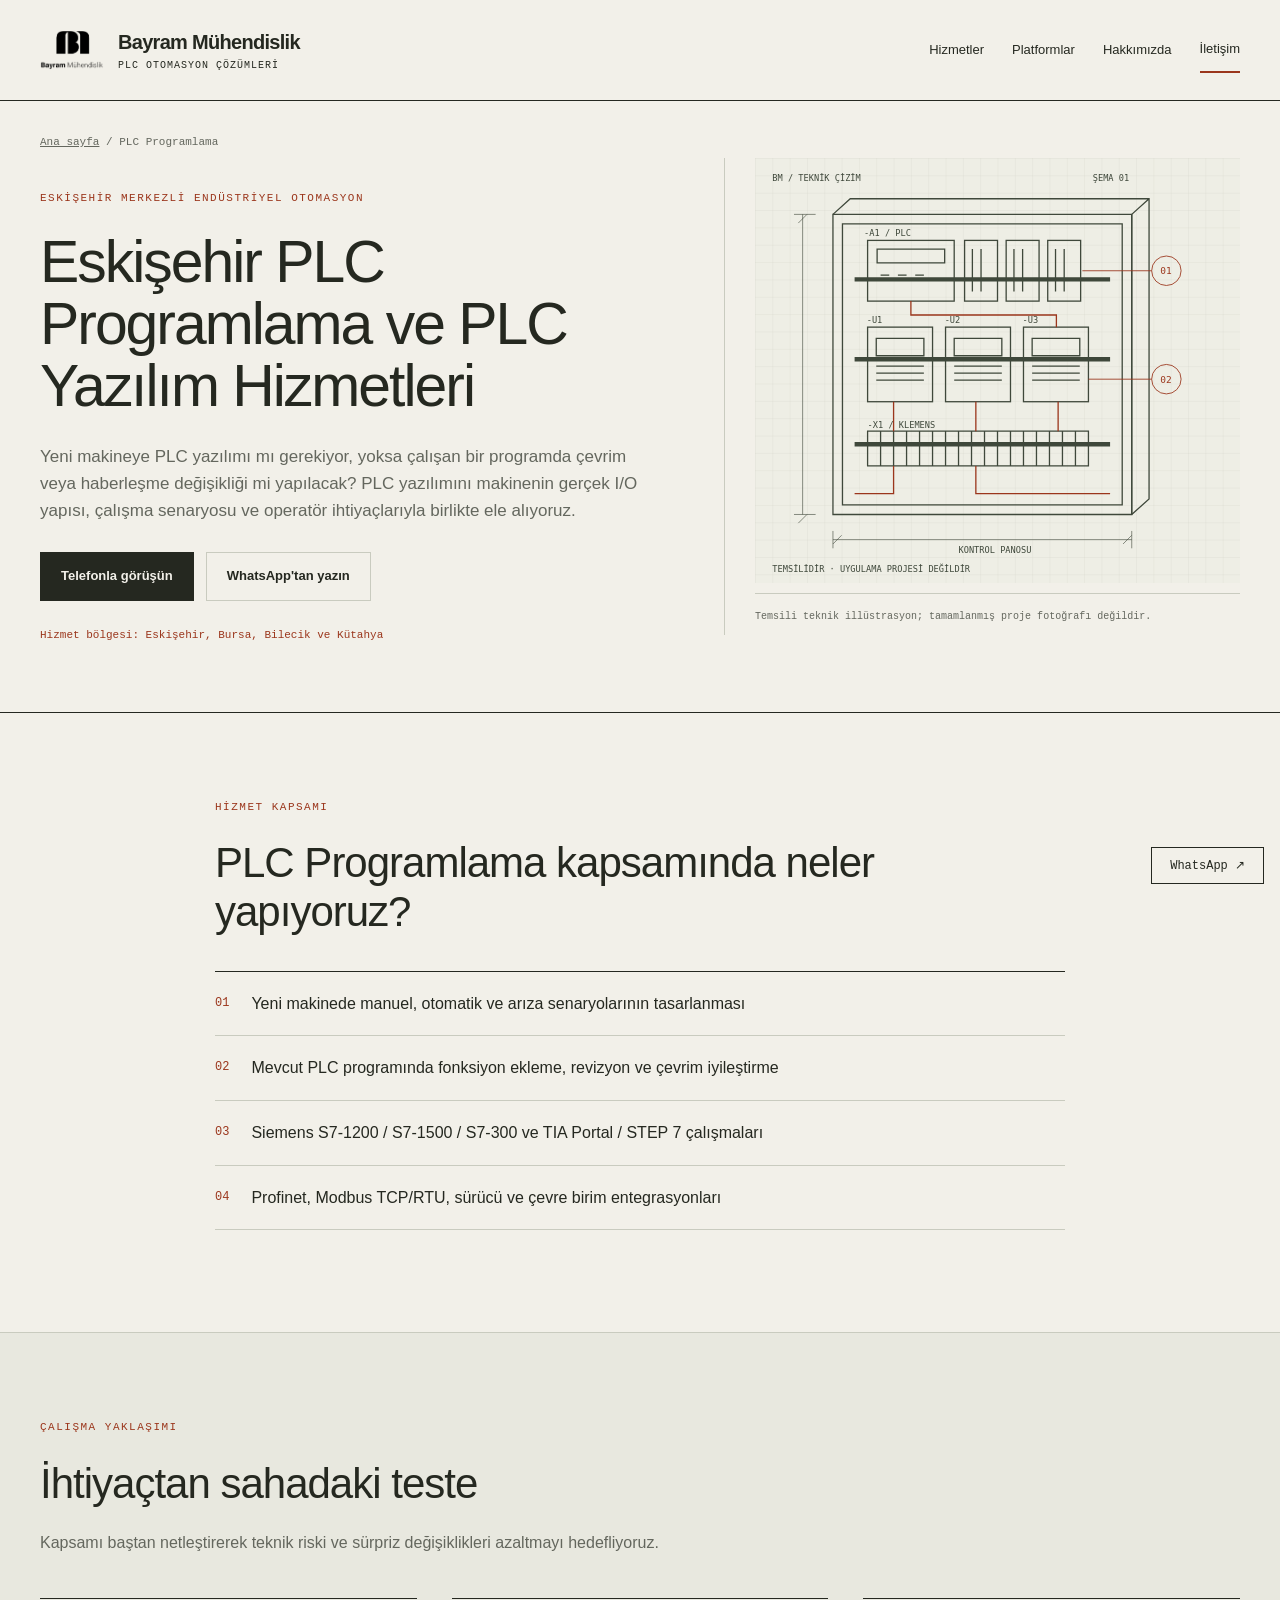
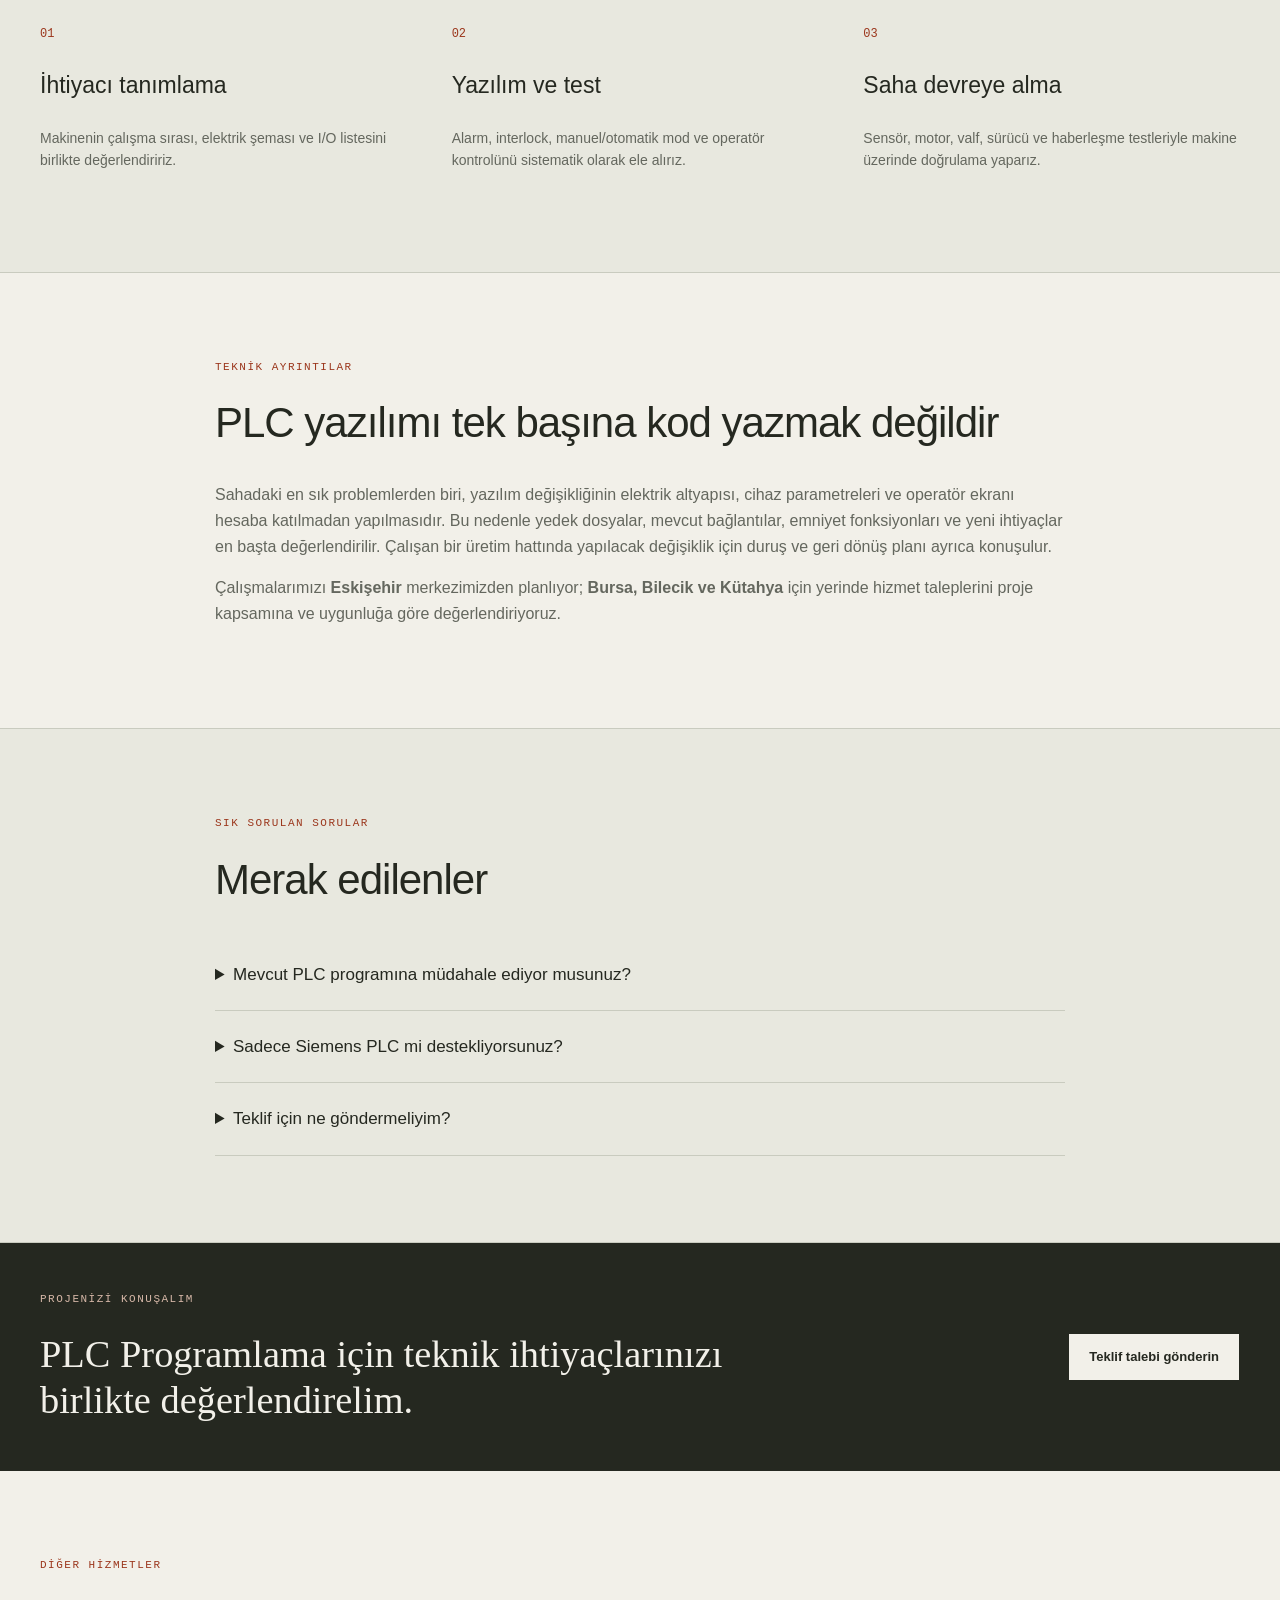
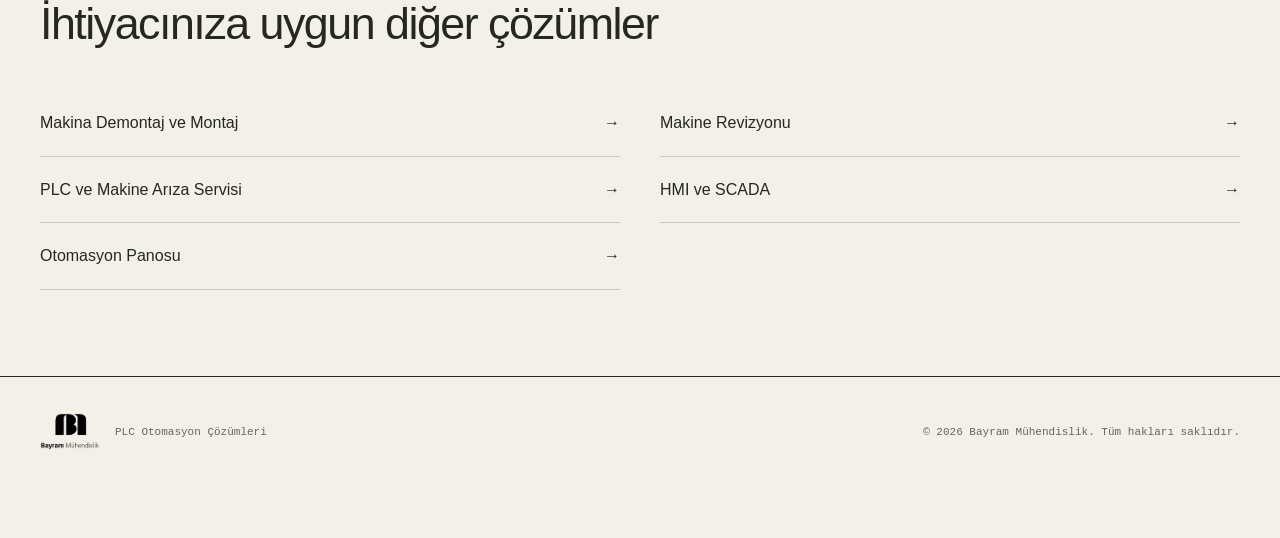
<file: plc-programlama/index.html>
<!doctype html>
<html lang="tr"><head>
<meta charset="utf-8"><meta name="viewport" content="width=device-width, initial-scale=1">
<title>Eskişehir PLC Programlama ve PLC Yazılım Hizmetleri | Bayram Mühendislik</title>
<meta name="description" content="Siemens S7-1200, S7-1500 ve S7-300 sistemlerinde PLC yazılımı, program revizyonu, makine otomasyonu ve devreye alma. Eskişehir merkezli, Bursa, Bilecik ve Kütahya'da saha desteği.">
<link rel="canonical" href="https://bayrammuhendislik.com/plc-programlama/">
<meta name="theme-color" content="#f2f0e9">
<meta property="og:type" content="website"><meta property="og:title" content="Eskişehir PLC Programlama ve PLC Yazılım Hizmetleri">
<meta property="og:description" content="Siemens S7-1200, S7-1500 ve S7-300 sistemlerinde PLC yazılımı, program revizyonu, makine otomasyonu ve devreye alma. Eskişehir merkezli, Bursa, Bilecik ve Kütahya'da saha desteği."><meta property="og:url" content="https://bayrammuhendislik.com/plc-programlama/">
<meta property="og:image" content="https://bayrammuhendislik.com/assets/logo.png">
<link rel="icon" href="../assets/logo.png" type="image/png">
<link rel="stylesheet" href="../style.css?v=20261102-2"><link rel="stylesheet" href="../services.css?v=20261102-2">
<script src="/analytics.js" defer></script>
<script type="application/ld+json">{"@context":"https://schema.org","@graph":[{"@type":"Service","name":"PLC Programlama","description":"Siemens S7-1200, S7-1500 ve S7-300 sistemlerinde PLC yazılımı, program revizyonu, makine otomasyonu ve devreye alma. Eskişehir merkezli, Bursa, Bilecik ve Kütahya'da saha desteği.","serviceType":"PLC Programlama","provider":{"@type":"Organization","name":"Bayram Mühendislik","url":"https://bayrammuhendislik.com/","telephone":"+905061492471","@id":"https://bayrammuhendislik.com/#organization"},"areaServed":[{"@type":"AdministrativeArea","name":"Eskişehir"},{"@type":"AdministrativeArea","name":"Bursa"},{"@type":"AdministrativeArea","name":"Bilecik"},{"@type":"AdministrativeArea","name":"Kütahya"}],"url":"https://bayrammuhendislik.com/plc-programlama/","@id":"https://bayrammuhendislik.com/plc-programlama/#service"},{"@type":"BreadcrumbList","itemListElement":[{"@type":"ListItem","position":1,"name":"Ana sayfa","item":"https://bayrammuhendislik.com/"},{"@type":"ListItem","position":2,"name":"PLC Programlama","item":"https://bayrammuhendislik.com/plc-programlama/"}]}]}</script>
</head>
<body><a class="skip-link" href="#main-content">İçeriğe geç</a>
<header class="site-header"><div class="container nav-wrap">
<a href="../" class="brand" aria-label="Bayram Mühendislik ana sayfa"><img src="../assets/logo.png" alt="Bayram Mühendislik logosu" width="50" height="50"><div class="brand-text"><strong>Bayram Mühendislik</strong><span>PLC Otomasyon Çözümleri</span></div></a>
<button class="menu-toggle" aria-controls="main-nav" aria-label="Menüyü aç" aria-expanded="false">☰</button>
<nav id="main-nav" class="nav" aria-label="Ana menü"><a href="../#hizmetler">Hizmetler</a><a href="../#platformlar">Platformlar</a><a href="../#hakkimizda">Hakkımızda</a><a href="../#iletisim" class="nav-cta">İletişim</a></nav>
</div></header>
<main id="main-content">
<section class="service-hero"><div class="container service-hero-grid">
<div><p class="service-breadcrumb"><a href="../">Ana sayfa</a> / <span>PLC Programlama</span></p><span class="eyebrow">ESKİŞEHİR MERKEZLİ ENDÜSTRİYEL OTOMASYON</span>
<h1>Eskişehir PLC Programlama ve PLC Yazılım Hizmetleri</h1><p class="service-lead">Yeni makineye PLC yazılımı mı gerekiyor, yoksa çalışan bir programda çevrim veya haberleşme değişikliği mi yapılacak? PLC yazılımını makinenin gerçek I/O yapısı, çalışma senaryosu ve operatör ihtiyaçlarıyla birlikte ele alıyoruz.</p>
<div class="hero-actions"><a class="btn primary" href="tel:+905061492471">Telefonla görüşün</a><a class="btn secondary" href="https://wa.me/905061492471?text=Merhaba%2C%20PLC%20Programlama%20hizmetiniz%20i%C3%A7in%20bilgi%20almak%20istiyorum." target="_blank" rel="noopener">WhatsApp'tan yazın</a></div>
<p class="service-region">Hizmet bölgesi: Eskişehir, Bursa, Bilecik ve Kütahya</p></div>
<div class="service-art"><img src="../assets/control-cabinet.svg" alt="PLC, sürücüler ve klemens düzenini gösteren temsili kontrol panosu çizimi" width="560" height="490"><p>Temsili teknik illüstrasyon; tamamlanmış proje fotoğrafı değildir.</p></div>
</div></section>
<section class="section service-body"><div class="container narrow">
<span class="eyebrow">HİZMET KAPSAMI</span><h2>PLC Programlama kapsamında neler yapıyoruz?</h2>
<ul class="service-checks"><li>Yeni makinede manuel, otomatik ve arıza senaryolarının tasarlanması</li><li>Mevcut PLC programında fonksiyon ekleme, revizyon ve çevrim iyileştirme</li><li>Siemens S7-1200 / S7-1500 / S7-300 ve TIA Portal / STEP 7 çalışmaları</li><li>Profinet, Modbus TCP/RTU, sürücü ve çevre birim entegrasyonları</li></ul>
</div></section>
<section class="section service-light"><div class="container"><div class="section-head"><span class="eyebrow">ÇALIŞMA YAKLAŞIMI</span><h2>İhtiyaçtan sahadaki teste</h2><p>Kapsamı baştan netleştirerek teknik riski ve sürpriz değişiklikleri azaltmayı hedefliyoruz.</p></div>
<div class="service-steps"><article><span>01</span><h3>İhtiyacı tanımlama</h3><p>Makinenin çalışma sırası, elektrik şeması ve I/O listesini birlikte değerlendiririz.</p></article><article><span>02</span><h3>Yazılım ve test</h3><p>Alarm, interlock, manuel/otomatik mod ve operatör kontrolünü sistematik olarak ele alırız.</p></article><article><span>03</span><h3>Saha devreye alma</h3><p>Sensör, motor, valf, sürücü ve haberleşme testleriyle makine üzerinde doğrulama yaparız.</p></article></div></div></section>
<section class="section service-body"><div class="container narrow"><span class="eyebrow">TEKNİK AYRINTILAR</span><h2>PLC yazılımı tek başına kod yazmak değildir</h2><p>Sahadaki en sık problemlerden biri, yazılım değişikliğinin elektrik altyapısı, cihaz parametreleri ve operatör ekranı hesaba katılmadan yapılmasıdır. Bu nedenle yedek dosyalar, mevcut bağlantılar, emniyet fonksiyonları ve yeni ihtiyaçlar en başta değerlendirilir. Çalışan bir üretim hattında yapılacak değişiklik için duruş ve geri dönüş planı ayrıca konuşulur.</p><p>Çalışmalarımızı <strong>Eskişehir</strong> merkezimizden planlıyor; <strong>Bursa, Bilecik ve Kütahya</strong> için yerinde hizmet taleplerini proje kapsamına ve uygunluğa göre değerlendiriyoruz.</p></div></section>
<section class="section service-light"><div class="container narrow"><span class="eyebrow">SIK SORULAN SORULAR</span><h2>Merak edilenler</h2>
<div class="service-faq"><details><summary>Mevcut PLC programına müdahale ediyor musunuz?</summary><p>Evet, uygun erişim ve yedek imkânı varsa mevcut programda kontrollü revizyon ve ilave fonksiyon çalışmaları yapılabilir.</p></details><details><summary>Sadece Siemens PLC mi destekliyorsunuz?</summary><p>Siemens öncelikli çalışma alanıdır; diğer PLC platformlarının uygunluğu cihaz modeli, erişim yazılımı ve proje kapsamına göre değerlendirilir.</p></details><details><summary>Teklif için ne göndermeliyim?</summary><p>CPU modelini, elektrik projesini veya I/O listesini, mevcut varsa proje yedeğini ve makineden beklenen çalışma sırasını paylaşmanız işimizi hızlandırır.</p></details></div></div></section>
<section class="cta-band"><div class="container cta-wrap"><div><span class="eyebrow">PROJENİZİ KONUŞALIM</span><h2>PLC Programlama için teknik ihtiyaçlarınızı birlikte değerlendirelim.</h2></div><a class="btn light" href="https://wa.me/905061492471?text=Merhaba%20Bayram%20M%C3%BChendislik%2C%20PLC%20Programlama%20i%C3%A7in%20teklif%20almak%20istiyorum." target="_blank" rel="noopener">Teklif talebi gönderin</a></div></section>
<section class="section"><div class="container"><div class="section-head"><span class="eyebrow">DİĞER HİZMETLER</span><h2>İhtiyacınıza uygun diğer çözümler</h2></div><div class="service-other"><a href="../makina-demontaj-montaj/">Makina Demontaj ve Montaj <span aria-hidden="true">→</span></a><a href="../makine-revizyonu/">Makine Revizyonu <span aria-hidden="true">→</span></a><a href="../endustriyel-ariza-servisi/">PLC ve Makine Arıza Servisi <span aria-hidden="true">→</span></a><a href="../hmi-scada/">HMI ve SCADA <span aria-hidden="true">→</span></a><a href="../pano-tasarimi/">Otomasyon Panosu <span aria-hidden="true">→</span></a></div></div></section>
</main><a class="floating-wa" href="https://wa.me/905061492471" target="_blank" rel="noopener" aria-label="WhatsApp ile iletişim">WhatsApp ↗</a>
<footer><div class="container footer-wrap"><div class="footer-brand"><img src="../assets/logo.png" alt="Bayram Mühendislik logosu" width="150" height="48"><span>PLC Otomasyon Çözümleri</span></div><p>© <span id="year">2026</span> Bayram Mühendislik. Tüm hakları saklıdır.</p></div></footer><script src="../script.js?v=20261102-2"></script></body></html>
</file>
<file: style.css>
:root{--paper:#f2f0e9;--ink:#252820;--muted:#64675e;--line:#c9cbbf;--accent:#9b361c;--max:1240px}*{box-sizing:border-box}html{scroll-behavior:smooth}body{margin:0;background:var(--paper);color:var(--ink);font-family:Arial,Helvetica,sans-serif;line-height:1.6}a{color:inherit;text-decoration:none}img{max-width:100%;display:block}.container{width:min(var(--max),calc(100% - 80px));margin:auto}.site-header{background:var(--paper);border-bottom:1px solid var(--ink);position:relative;z-index:100}.nav-wrap{min-height:100px;display:flex;align-items:center;justify-content:space-between;gap:24px}.brand{display:flex;align-items:center;gap:14px}.brand img{width:64px;height:60px;object-fit:contain;mix-blend-mode:multiply}.brand-text{display:flex;flex-direction:column}.brand-text strong{font-size:20px;letter-spacing:-.7px}.brand-text span{font-family:monospace;font-size:10px;text-transform:uppercase;letter-spacing:1px}.nav{display:flex;gap:28px;align-items:center;font-size:13px}.nav a{padding:12px 0}.nav a:hover{color:var(--accent)}.nav-cta{border-bottom:2px solid var(--accent)}.menu-toggle{display:none;background:none;border:1px solid var(--ink);width:44px;height:44px;font-size:24px}.eyebrow{display:block;font:11px/1.5 monospace;letter-spacing:1.5px;color:var(--accent);margin-bottom:24px}.hero{padding:48px 0 0;border-bottom:1px solid var(--ink)}.hero-content{display:grid;grid-template-columns:1.15fr 1fr;column-gap:65px;align-items:start}.hero-copy{padding:30px 0 50px}.hero h1{font-size:clamp(42px,5.4vw,76px);line-height:1.02;letter-spacing:-3px;font-weight:500;margin:0 0 30px}.hero h1 span{font-family:Georgia,serif;font-style:italic;color:var(--accent)}.hero p{max-width:510px;font-size:17px;color:var(--muted);margin-bottom:30px}.hero-actions{display:flex;gap:12px;flex-wrap:wrap}.btn{display:inline-flex;align-items:center;justify-content:center;min-height:48px;padding:13px 20px;font-size:13px;font-weight:bold;border:1px solid var(--ink)}.btn.primary{background:var(--ink);color:var(--paper)}.btn.secondary{border-color:var(--line)}.btn:hover{background:var(--accent);color:white;border-color:var(--accent)}.hero-drawing{margin:0;align-self:stretch;border-left:1px solid var(--line);padding:25px 0 30px 35px}.hero-drawing img{width:100%;height:auto}.hero-drawing figcaption{font:10px/1.7 monospace;color:var(--muted);border-top:1px solid var(--line);padding-top:12px}.hero-meta{grid-column:1/-1;display:flex;justify-content:space-between;gap:30px;border-top:1px solid var(--ink);padding:20px 0}.hero-meta div{display:flex;gap:20px;align-items:center}.hero-meta strong{font:11px monospace;text-transform:uppercase}.hero-meta span{font-size:12px;color:var(--muted)}.hero-grid,.signal{display:none}.section{padding:86px 0}.section-head{max-width:740px;margin-bottom:42px}.section-head h2{font-size:clamp(30px,3.5vw,48px);font-weight:500;line-height:1.12;letter-spacing:-1.5px;margin:0 0 22px}.section-head p{color:var(--muted);font-size:16px}.cards{border-top:1px solid var(--ink)}.card{display:grid;grid-template-columns:55px 1fr 1.2fr 160px;gap:30px;align-items:start;border-bottom:1px solid var(--line);padding:28px 0}.card-no{font:12px monospace;color:var(--accent);padding-top:7px}.card h3{font-size:24px;line-height:1.2;font-weight:500;margin:0}.card p{margin:0;color:var(--muted);font-size:14px}.service-link{font-size:12px;line-height:1.6;text-decoration:underline;text-underline-offset:5px;color:var(--accent);padding:8px 0;display:inline-block}.card:hover h3{color:var(--accent)}.section-dark{background:#e3e4da;border-block:1px solid var(--line)}.platforms{display:flex;flex-wrap:wrap;border-top:1px solid var(--ink)}.platform{flex:1 1 180px;padding:24px 20px 10px 0;display:flex;flex-direction:column}.platform span{font:10px monospace;color:var(--accent)}.platform strong{font-size:20px;font-weight:500;margin:15px 0 8px}.platform small{color:var(--muted);font-size:11px}.about-grid{display:grid;grid-template-columns:1fr 1.25fr;gap:90px}.about-copy p{color:var(--muted)}.checks{padding:0;list-style:none;margin:35px 0 0}.checks li{padding:15px 0;border-top:1px solid var(--line);font-size:14px}.subtext-note{font-size:12px}.cta-band{background:var(--ink);color:var(--paper);padding:48px 0}.cta-band .eyebrow{color:#d7b8a8}.cta-band h2{font-family:Georgia,serif;font-weight:400;font-size:clamp(28px,3vw,40px);line-height:1.2;margin:0;max-width:790px}.cta-wrap{display:flex;justify-content:space-between;align-items:center;gap:45px}.btn.light{background:var(--paper);color:var(--ink);flex-shrink:0}.contact-grid{display:grid;grid-template-columns:1fr 1.2fr;gap:80px}.contact-list{border-top:1px solid var(--ink)}.contact-list a,.contact-list>div{display:flex;flex-direction:column;border-bottom:1px solid var(--line);padding:20px 0;gap:5px}.contact-list span{font:11px monospace;color:var(--muted)}.contact-list strong{font-size:20px;font-weight:500;overflow-wrap:anywhere}.floating-wa{position:fixed;bottom:16px;right:16px;z-index:90;padding:10px 18px;background:var(--paper);border:1px solid var(--ink);font:12px monospace}.floating-wa:hover{background:var(--ink);color:white}footer{border-top:1px solid var(--ink);padding:30px 0 80px}.footer-wrap{display:flex;justify-content:space-between;align-items:center;gap:25px;font:11px monospace;color:var(--muted)}.footer-brand{display:flex;align-items:center;gap:15px}.footer-brand img{width:60px;height:50px;object-fit:contain;mix-blend-mode:multiply}.skip-link{position:fixed;top:8px;left:10px;background:var(--paper);z-index:200;padding:12px;transform:translateY(-150%)}.skip-link:focus{transform:none}a:focus-visible,button:focus-visible,summary:focus-visible{outline:3px solid var(--accent);outline-offset:5px}.reveal{opacity:1;transform:none}section[id]{scroll-margin-top:20px}figure{margin:0}figcaption{font:11px/1.7 monospace;color:var(--muted)}
@media(max-width:900px){.container{width:calc(100% - 40px)}.nav-wrap{min-height:80px}.menu-toggle{display:block;cursor:pointer;flex-shrink:0}.nav{display:none;position:absolute;top:80px;left:0;right:0;padding:20px;background:var(--paper);border-bottom:1px solid var(--ink);flex-direction:column;align-items:stretch;gap:5px}.nav.open{display:flex}.nav a{min-height:44px}.hero-content{gap:30px}.hero h1{font-size:50px;letter-spacing:-2px}.hero-drawing{padding-left:20px}.hero-meta div{align-items:start;flex-direction:column;gap:5px}.card{grid-template-columns:35px 1fr 1fr;gap:20px}.card .service-link{grid-column:2/-1}.about-grid,.contact-grid{gap:40px}.brand-text strong{font-size:18px}html:not(.menu-ready) .nav-wrap{flex-wrap:wrap}html:not(.menu-ready) .nav{display:flex;position:static;width:100%}html:not(.menu-ready) .menu-toggle{display:none}}
@media(max-width:620px){.container{width:calc(100% - 32px)}.brand{gap:8px}.brand img{width:44px;height:44px}.brand-text strong{font-size:16px}.brand-text span{font-size:8px;letter-spacing:.5px}.hero{padding-top:15px}.hero-content{grid-template-columns:1fr;gap:0}.hero-copy{padding:25px 0 32px}.hero h1{font-size:46px}.hero p{font-size:16px}.hero-drawing{border-left:0;border-top:1px solid var(--line);padding:24px 0}.hero-drawing img{max-height:340px}.hero-actions .btn{flex:1;min-width:140px}.hero-meta{gap:20px}.hero-meta div{flex:1}.section{padding:58px 0}.card{grid-template-columns:28px 1fr;gap:12px;padding:24px 0}.card h3{font-size:23px}.card p,.card .service-link{grid-column:2}.about-grid,.contact-grid{grid-template-columns:1fr;gap:20px}.cta-wrap,.footer-wrap{flex-direction:column;align-items:flex-start;gap:25px}.section-head h2{font-size:34px}.contact-list strong{font-size:18px}.platform{flex-basis:45%}}
@media(prefers-reduced-motion:reduce){html{scroll-behavior:auto}*{transition:none!important}}
</file>
<file: services.css>
.service-hero{padding:35px 0 55px;border-bottom:1px solid var(--ink)}.service-hero-grid{display:grid;grid-template-columns:1.2fr 1fr;gap:65px;align-items:center}.service-breadcrumb{font:11px monospace;color:var(--muted);margin:0 0 42px}.service-breadcrumb a{text-decoration:underline}.service-hero h1{font-size:clamp(36px,4.6vw,62px);line-height:1.06;letter-spacing:-2px;font-weight:500;margin:0 0 25px}.service-lead{font-size:17px;color:var(--muted);margin-bottom:28px}.service-region{font:11px/1.8 monospace;color:var(--accent);margin-top:25px}.service-art{border-left:1px solid var(--line);padding-left:30px}.service-art img{width:100%;height:auto}.service-art p{font:10px/1.6 monospace;color:var(--muted);padding-top:15px;border-top:1px solid var(--line)}.narrow{max-width:850px}.service-body h2,.service-light h2{font-size:clamp(28px,3.5vw,42px);font-weight:500;letter-spacing:-1px;line-height:1.15;margin-top:0}.service-body p,.service-light p{color:var(--muted)}.service-light{background:#e8e8df;border-block:1px solid var(--line)}.service-checks{padding:0;list-style:none;border-top:1px solid var(--ink);counter-reset:scope}.service-checks li{counter-increment:scope;padding:19px 0;border-bottom:1px solid var(--line);display:flex;gap:22px}.service-checks li:before{content:'0' counter(scope);font:12px monospace;color:var(--accent);padding-top:5px}.service-steps{display:grid;grid-template-columns:repeat(3,1fr);gap:35px}.service-steps article{border-top:1px solid var(--ink);padding-top:20px}.service-steps article span{font:12px monospace;color:var(--accent)}.service-steps h3{font-size:23px;font-weight:500}.service-steps p{font-size:14px}.service-faq details{padding:22px 0;border-bottom:1px solid var(--line)}.service-faq summary{font-size:17px;cursor:pointer}.service-faq p{font-size:15px}.service-other{display:grid;grid-template-columns:1fr 1fr;column-gap:40px}.service-other a{padding:20px 0;border-bottom:1px solid var(--line);display:flex;justify-content:space-between}.service-other a:hover{color:var(--accent)}.service-showcase{padding:60px 0;background:#dedfd3;border-block:1px solid var(--line)}.service-showcase .container{display:grid;grid-template-columns:1.2fr 1fr;gap:70px;align-items:center}.service-showcase h2{font-size:38px;line-height:1.15;font-weight:500;letter-spacing:-1px}.service-showcase p{color:var(--muted)}.service-showcase img{width:100%;height:auto}.service-showcase figcaption{margin-top:15px}.scope-note{border-left:3px solid var(--accent);padding:12px 20px;background:#e8e8df}
@media(max-width:900px){.service-hero-grid{gap:30px}.service-hero-grid>*{min-width:0}.service-showcase .container{gap:35px}}
@media(max-width:620px){.service-hero{padding-top:25px}.service-hero-grid,.service-showcase .container,.service-steps,.service-other{grid-template-columns:1fr}.service-hero h1{font-size:40px;overflow-wrap:break-word}.service-art{border-left:0;border-top:1px solid var(--line);padding:25px 0 0}.service-art img{max-height:320px}.service-breadcrumb{margin-bottom:30px}.service-showcase h2{font-size:32px}}
</file>
